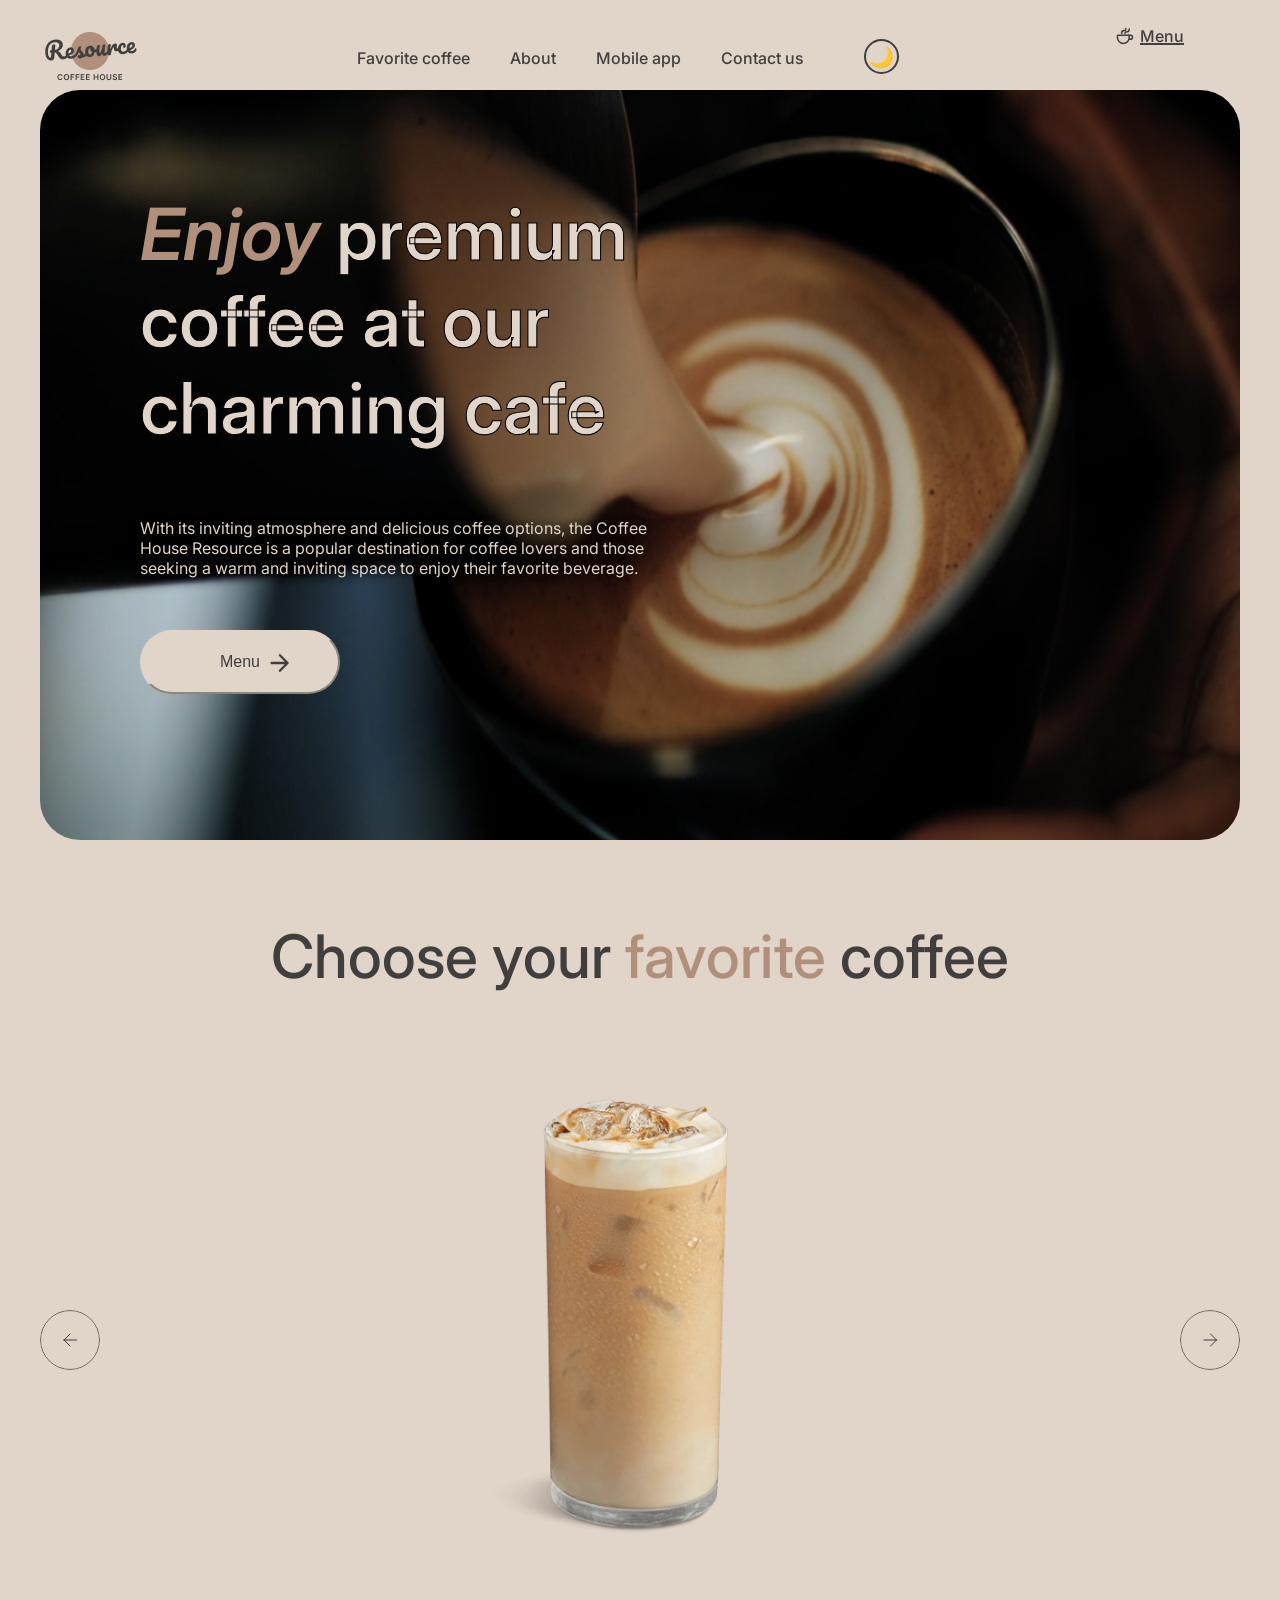
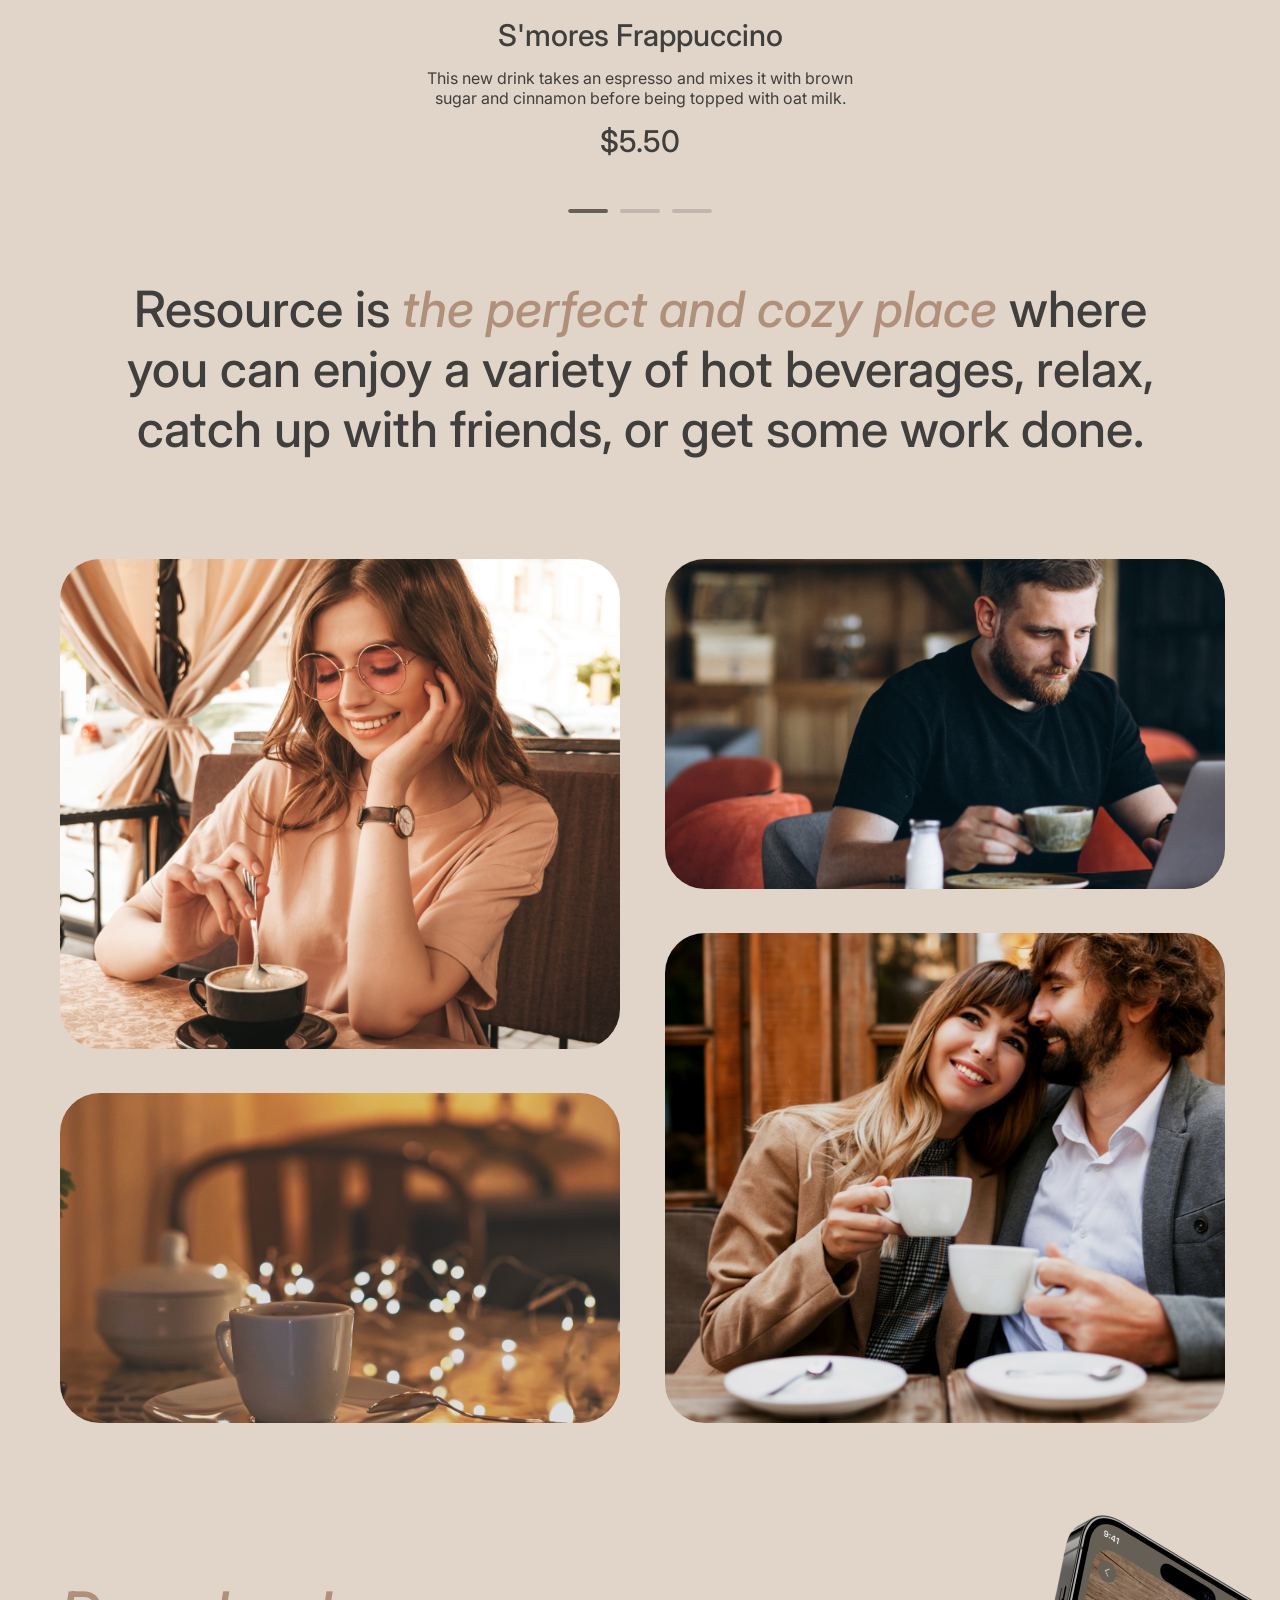
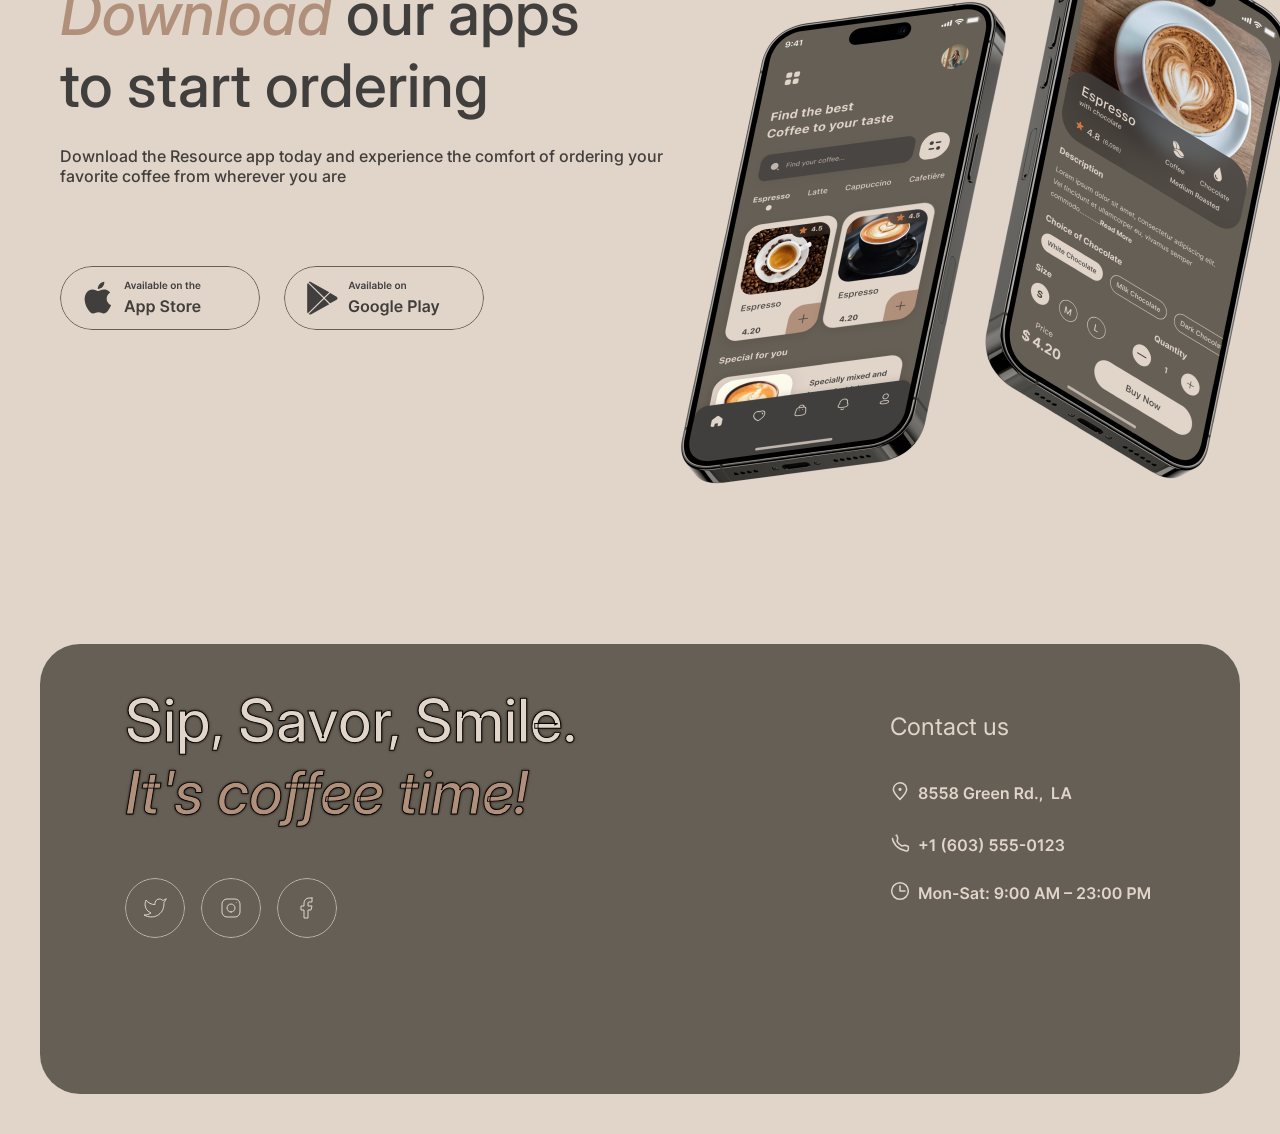
<file: index.html>
<!doctype html>
<html lang="en">
  <head>
    <meta charset="UTF-8" />
    <meta http-equiv="X-UA-Compatible" content="IE=edge" />
    <meta name="viewport" content="width=device-width, initial-scale=1.0" />
    <title>My coffee</title>
    <link rel="stylesheet" href="base.css" />
    <link
      href="https://fonts.googleapis.com/css2?family=Inter:wght@100..900&display=swap"
      rel="stylesheet"
    />
    <link rel="icon" href="favicon.ico" type="image/x-icon" />
  </head>
  <body>
    <header>
      <div>
        <a href="index.html"><img src="logo.png" alt="logo" /></a>
      </div>
      <div class="P-S">
        <p class="favorite-coffee">Favorite coffee</p>
        <p class="about">About</p>
        <p class="mobile-app">Mobile app</p>
        <p class="contact-us">Contact us</p>
        <button
          id="theme-toggle"
          class="theme-toggle-btn"
          aria-label="Переключить тему"
        >
          🌙
        </button>
      </div>
      <div class="menuButt">
        <a href="baseMenu.html"
          ><img src="button-icon-burger.svg" alt="menu"
        /></a>
      </div>
      <div class="menu-base">
        <img class="coffee-menu" src="coffee-cup.svg" alt="coffee-menu" />
        <p class="menu">
          <a href="coffee.html" style="color: #403f3d">Menu</a>
        </p>
      </div>
    </header>
    <main>
      <div class="container-coffee">
        <p class="coffee">
          <a class="Enjoy">Enjoy </a>
          <a class="pRem">premium coffee at our charming cafe</a>
        </p>
        <p class="about-coffee">
          With its inviting atmosphere and delicious coffee options, the Coffee
          <br />
          House Resource is a popular destination for coffee lovers and those
          <br />
          seeking a warm and inviting space to enjoy their favorite beverage.
        </p>
        <img class="photo1" src="cofeeNyuam.jpg" alt="Photo about coffee" />
        <div class="button">
          <button class="menuP">
            <img class="cofCup" src="coffee-cup.svg" alt="" />Menu
          </button>
          <img class="menuArr" src="Vector.svg" alt="arrowOfMenu" />
        </div>
      </div>
      <div class="container-choseCof">
        <div class="carousel">
          <div class="fav">
            <div class="rightArr">
              <button class="carousel-button" onclick="onNext()">
                <img src="button-icon-dark.svg" alt="arrRight" />
              </button>
            </div>
            <div class="leftArr">
              <button class="carousel-button" onclick="onPrev()">
                <img src="button-icon-dark-2.svg" alt="arrLeft" />
              </button>
            </div>
          </div>
          <p class="coffee-fav">
            Choose your <a class="fAv"> favorite </a> coffee
          </p>
          <ul class="slides">
            <li class="slide active">
              <img
                class="photo2-1"
                src="coffee-slider-1.svg"
                alt="Photo about coffee1"
              />
              <p class="frapC">S'mores Frappuccino</p>
              <p class="frapOptions">
                This new drink takes an espresso and mixes it with brown <br />
                sugar and cinnamon before being topped with oat milk.
              </p>
              <p class="cofDoll1">$5.50</p>
              <img class="contr3doot" src="controls.svg" alt="control" />
            </li>
            <li class="slide">
              <img
                class="photo2-2"
                src="coffee-slider-2.svg"
                alt="Photo about coffee12"
              />
              <p class="frapC-2">Caramel Macchiato</p>
              <p class="frapOptions-2">
                Fragrant and unique classic espresso with rich caramel-peanut
                <br />
                syrup, with cream under whipped thick foam.
              </p>
              <p class="cofDoll2">$5.50</p>
              <img class="contr3doot-2" src="controls (2).svg" alt="control" />
            </li>
            <li class="slide">
              <img
                class="photo2-3"
                src="coffee-slider-3.svg"
                alt="Photo about coffee3"
              />
              <p class="frapC-3">Ice coffee</p>
              <p class="frapOptions-3">
                A popular summer drink that tones and invigorates. Prepared
                <br />
                from coffee, milk and ice.
              </p>
              <p class="cofDoll3">$4.50</p>
              <img class="contr3doot-3" src="controls (3).svg" alt="control" />
            </li>
          </ul>
        </div>
      </div>
      <div class="container-photosResource">
        <div class="whaPhCof">
          <p>
            Resource is <a class="perfCof">the perfect and cozy place</a> where
            <br />
            you can enjoy a variety of hot beverages, relax, <br />
            catch up with friends, or get some work done.
          </p>
        </div>
      </div>
      <div class="mayPhoto">
        <div>
          <img class="women-watch" src="about-1.svg" alt="women-watch" />
          <img class="beatyCoffee" src="about-2.svg" alt="beatyCoffee" />
        </div>
        <div>
          <img class="menGo" src="about-3.svg" alt="menGo" />
          <img class="WoMen" src="about-4.svg" alt="WoMen" />
        </div>
      </div>
      <div class="apps-conteiner">
        <div>
          <p class="down1-app">
            <a class="download">Download </a>our apps <br />
            to start ordering
          </p>
          <p
            class="downTheResors"
            style="
              color: #403f3d;
              margin-top: 25px;
              font-size: 16px;
              font-family: inter;
              font-weight: 500;
            "
          >
            Download the Resource app today and experience the comfort of
            ordering your <br />
            favorite coffee from wherever you are
          </p>
        </div>
      </div>
      <div class="whereIsDownl">
        <img class="foot1" src="button-app-store.svg" alt="down-appStore" />
        <img class="foot2" src="button-google-play.svg" alt="down-googlePlay" />
      </div>
      <div class="mobile-scr">
        <img class="mobile-scr" src="mobile-screens.png" alt="not bad phones" />
      </div>
    </main>
    <footer>
      <div class="column-1">
        <div class="foot-text">
          <p style="color: #e1d4c9">
            Sip, Savor, Smile.
            <a style="color: #b0907a; font-style: italic"
              ><br />It's coffee time!</a
            >
          </p>
        </div>
        <div class="apps">
          <img class="twitter" src="button-icon-light.svg" alt="twitter" />
          <img
            class="instagram"
            src="button-icon-light (1).svg"
            alt="instagram"
          />
          <img
            class="facebook"
            src="button-icon-light (2).svg"
            alt="facebook"
          />
        </div>
      </div>
      <div class="column-2">
        <div>
          <p class="contactS" style="color: #e1d4c9">Contact us</p>
        </div>
        <div class="place">
          <img src="link-item.svg" alt="place" />
        </div>
        <div class="phoneNum">
          <img src="link.svg" alt="phone" />
        </div>
        <div class="time">
          <img src="link (1).svg" alt="time" />
        </div>
      </div>
    </footer>
    <script src="index.js" defer></script>
  </body>
</html>
</file>
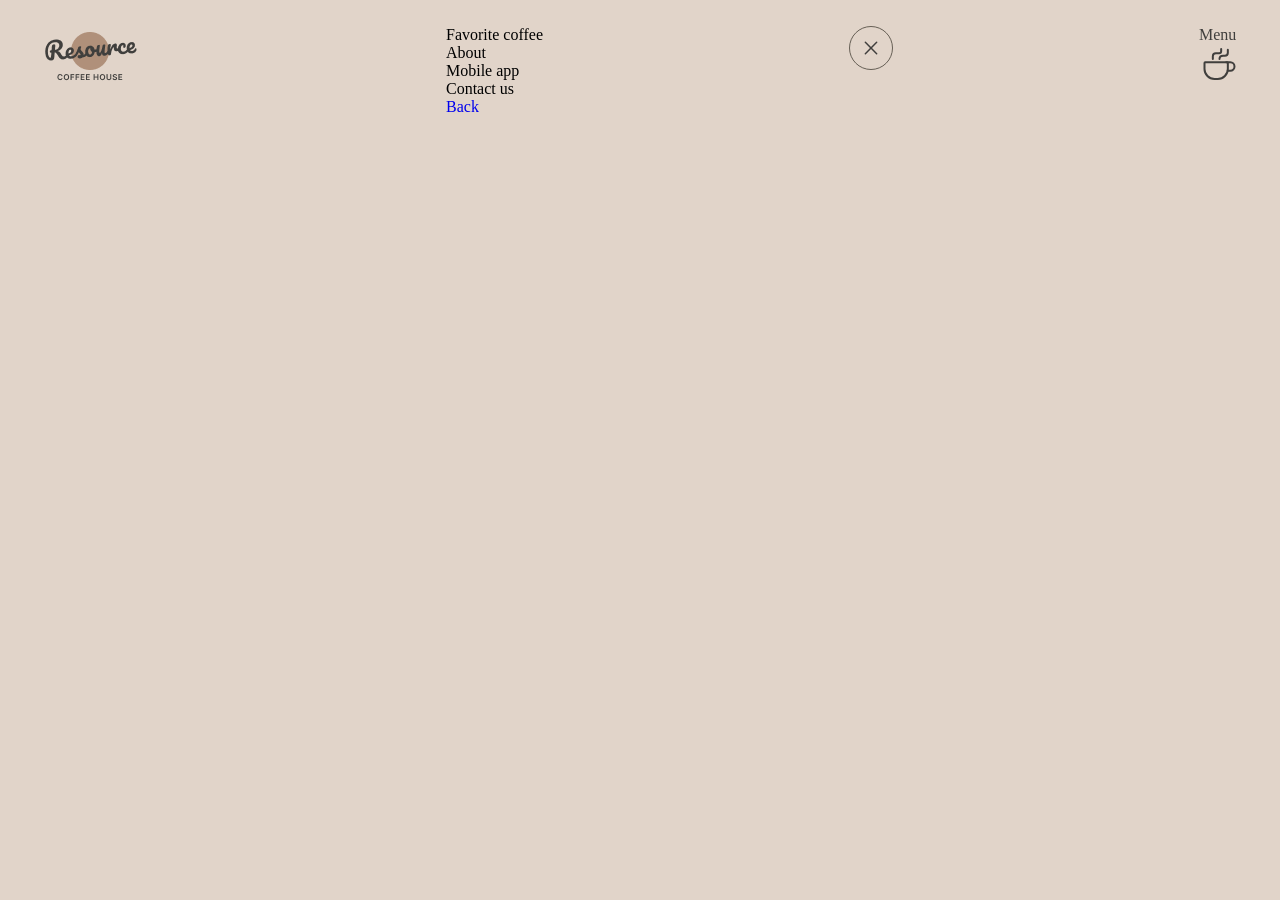
<file: baseMenu.html>
<!doctype html>
<html lang="en">
  <head>
    <meta charset="UTF-8" />
    <meta http-equiv="X-UA-Compatible" content="IE=edge" />
    <meta name="viewport" content="width=device-width, initial-scale=1.0" />
    <title>smallMenu</title>
    <link rel="stylesheet" href="base-1.css" />
  </head>
  <body>
    <header>
      <div>
        <a href="index.html"><img src="logo.png" alt="logo" /></a>
      </div>
      <div class="P-S">
        <p class="favorite-coffee">Favorite coffee</p>
        <p class="about">About</p>
        <p class="mobile-app">Mobile app</p>
        <p class="contact-us">Contact us</p>
        <a href="index.html"><p class="backK">Back</p></a>
      </div>
      <div class="menuButt">
        <a href="index.html"><img src="button-icon-burger (1).svg" alt="" /></a>
      </div>
      <div class="menu-base">
        <p class="menu">
          <a href="coffee.html" style="color: #403f3d">Menu</a>
        </p>
        <img class="coffee-menu" src="coffee-cup (1).svg" alt="coffee-menu" />
      </div>
    </header>
  </body>
</html>
</file>
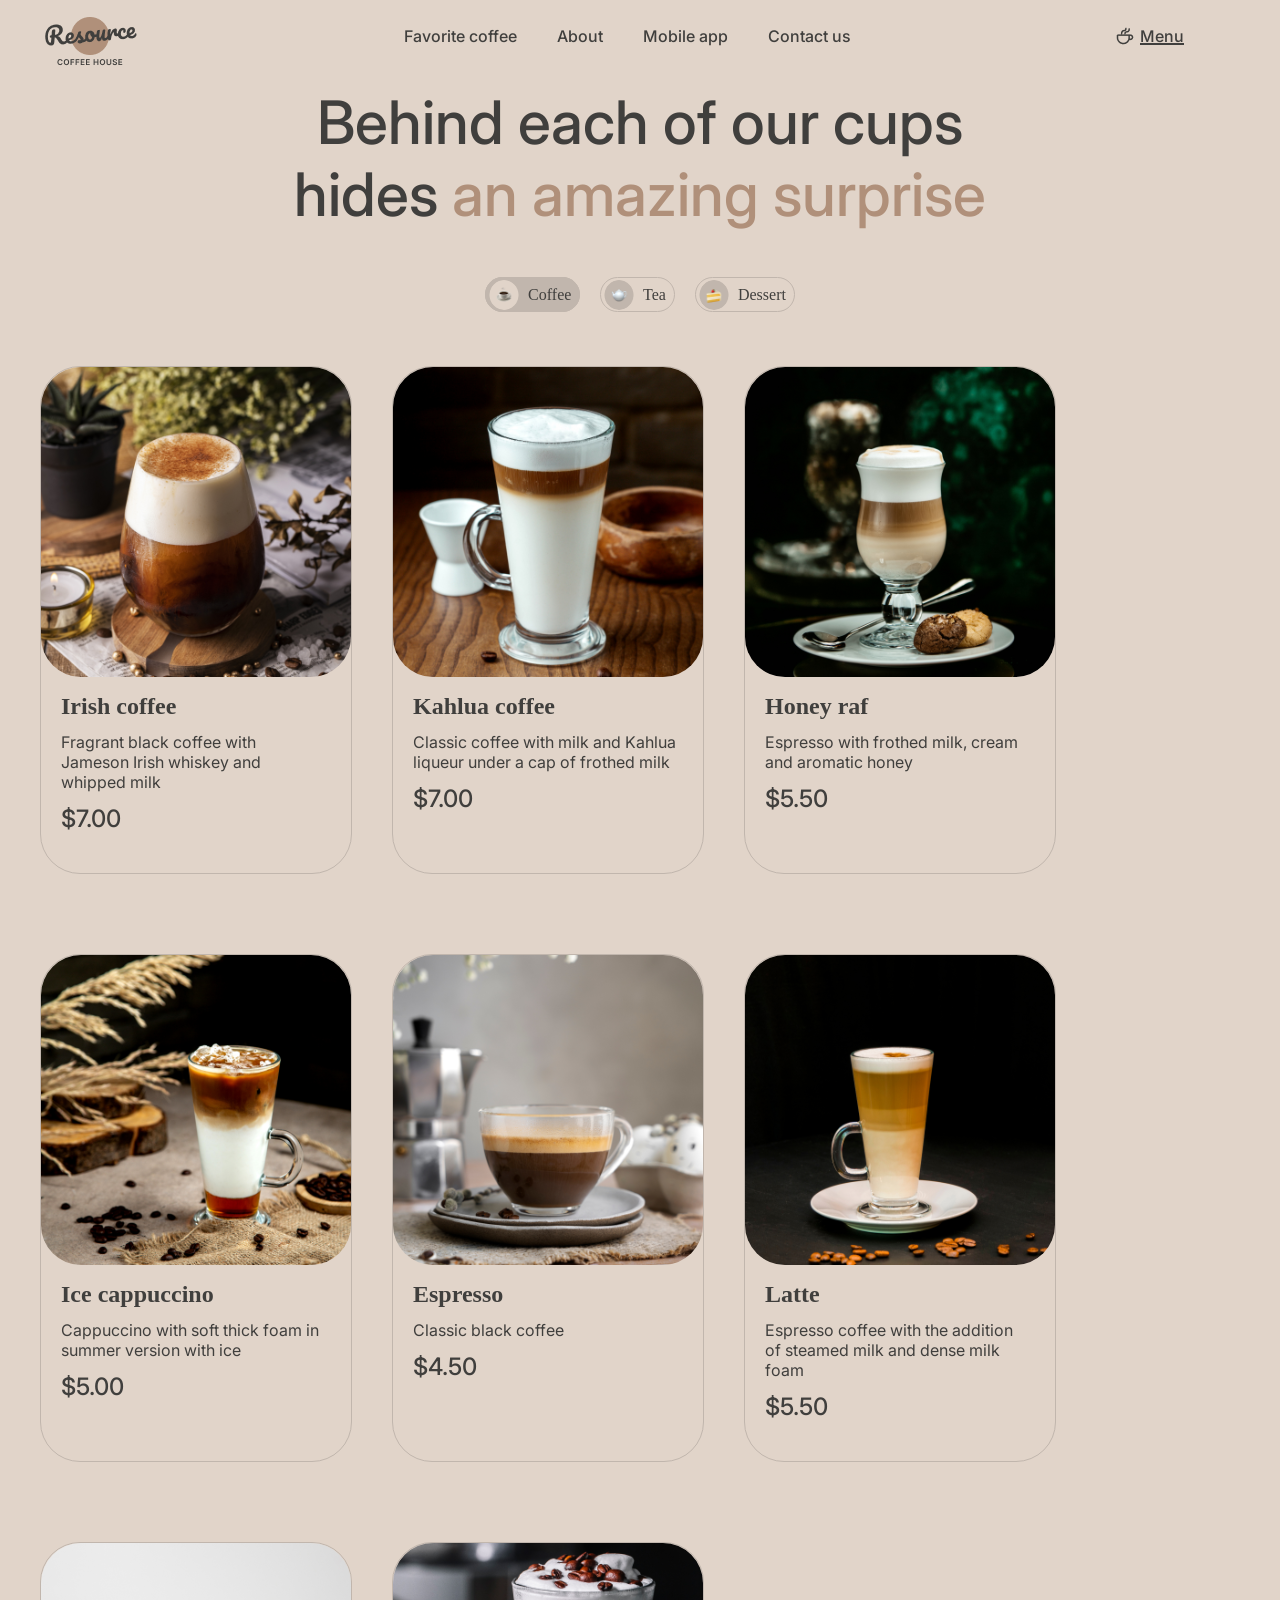
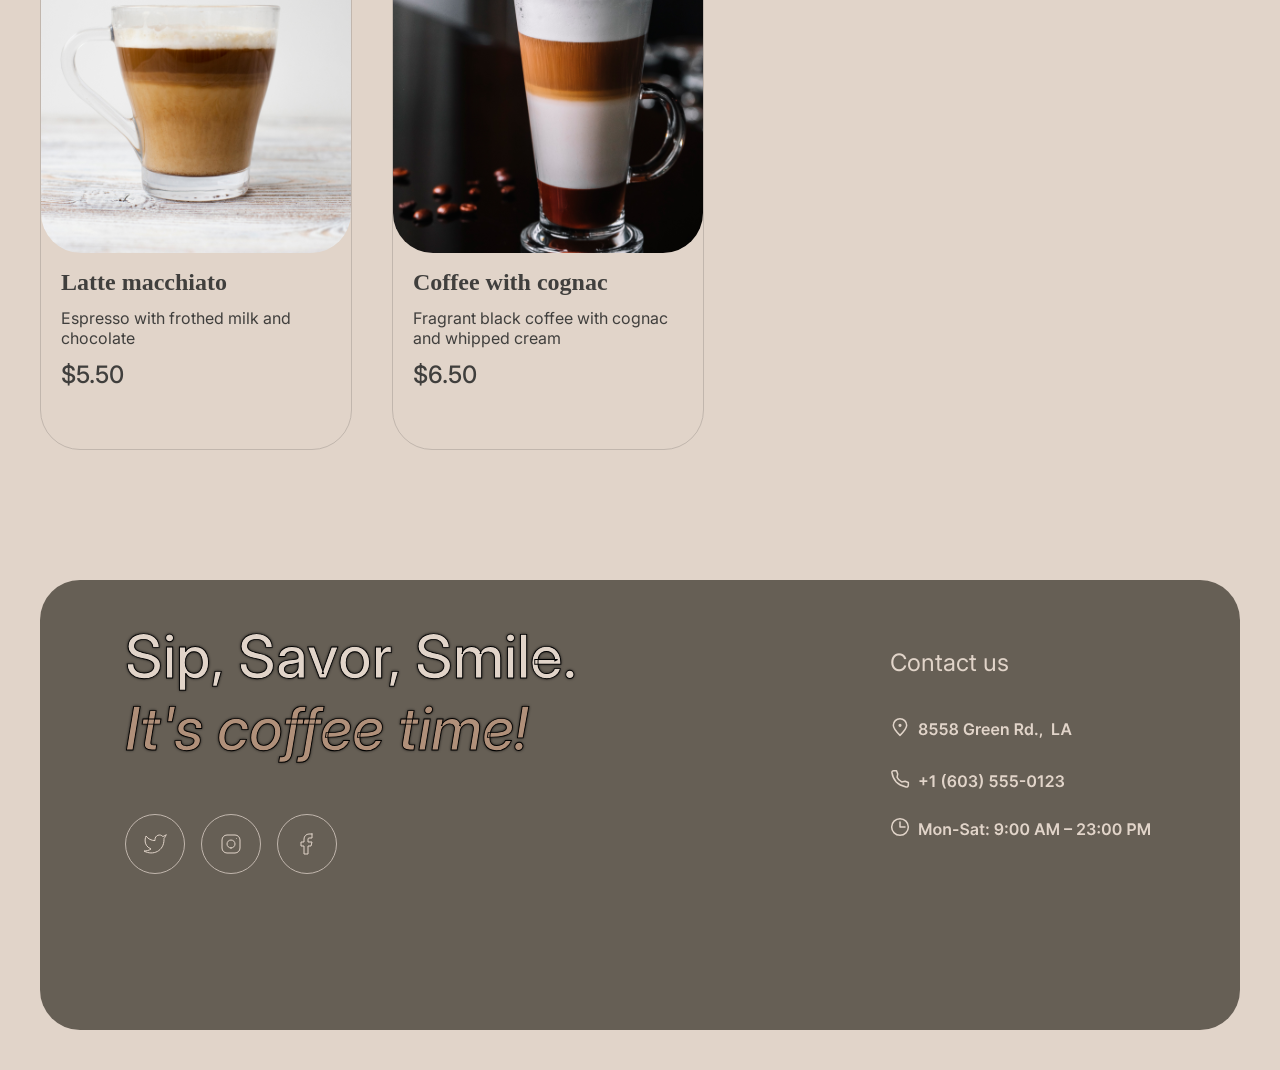
<file: coffee.html>
<!DOCTYPE html>
<html lang="en">
<head>
    <meta charset="UTF-8">
    <meta http-equiv="X-UA-Compatible" content="IE=edge">
    <meta name="viewport" content="width=device-width, initial-scale=1.0">
    <title>Coffee</title>
    <link rel="stylesheet" href="cofffee.css">
    <link rel="stylesheet" href="menu.css">
    <link rel="stylesheet" href="coffee.css">
    <link href="https://fonts.googleapis.com/css2?family=Inter:wght@100..900&display=swap" rel="stylesheet">
</head>
<body>
    <header>
        <div>
            <img class="logo" src="logo.png" alt="Me logo"/>
        </div>
        <div class="P-S">
            <p class="favorite-coffee">Favorite coffee</p>
            <p class="about">About</p>
            <p class="mobile-app">Mobile app</p>
            <p class="contact-us">Contact us</p>
        </div>
        <div class="menuButt">
            <a href="baseMenu.html"><img src="button-icon-burger.svg" alt=""></a>
        </div>
        <div class="menu-base">
            <img class="coffee-menu" src="coffee-cup.png" alt="coffee-menu">
            <p class="menu"><a href="index.html">Menu</a><Menu</p>
        </div>
    </header>
    <main>
       <div>
            <p class="behSup">Behind each of our cups 
            <br> hides <a class="behBeh">an amazing surprise</a></p>
        </div>
        <div class="blocks">
            <a class="cofBlock" href="coffee.html"><img class="iconTeaa" src="icon (1).png" alt=""> Coffee</a>
            <a class="teaBlock" href="tea.html"><img class="iconCoff" src="icon.png" alt=""> Tea</a>
            <a class="desBlock" href="desert.html"><img class="iconPanc" src="icon (2).png" alt=""> Dessert</a>
        </div>
        <div class="container-cof">
            <div class="pop_up" id="pop_up">
                <div class="pop_up_container">
                    <div class="pop_up_body" id="pop_up_body">
                        <div>
                            <img class="card-img-topS" src="coffee-1.svg" alt="">
                        </div>
                        <div>
                            <div>
                                <p class="card-titleS">Irish coffee</p>
                                <p class="card-textS">Fragrant black coffee with
                                Jameson Irish whiskey and
                                <br> whipped milk</p>
                            </div>
                            <div class="SizeZ">
                                <p class="sizee">Size</p>
                                <div class="blockS">
                                    <a class="sBlock"><img class="iconS" src="icon (5).svg" alt="">200ml</a>
                                    <a class="mBlock"><img class="iconM" src="icon (6).svg" alt="">300ml</a>
                                    <a class="lBlock"><img class="iconL" src="icon (7).svg" alt="">400ml</a>
                                </div>
                            </div>
                            <div class="AdditiveZ">
                                <p class="Additives">Additives</p>
                                <div class="blockZ">
                                    <a class="b1lock"><img class="icon1" src="icon (8).svg" alt="">Sugar</a>
                                    <a class="b2lock"><img class="icon2" src="icon (9).svg" alt="">Cinnamon</a>
                                    <a class="b3lock"><img class="icon3" src="icon (10).svg" alt="">Syrup</a>
                                </div>
                            </div>
                            <div class="totalise">
                                <p class="totall">Total:</p>
                                <p class="doll7S">$7.00</p>
                            </div>
                            <div class="divider"></div>
                            <div>
                                <img class="infoEmpt" src="info-empty.svg" alt="">
                                <p class="notFinTot">The cost is not final. Download our mobile app to see the final price and place your order. Earn loyalty points and enjoy your
                                <br> favorite coffee with up to 20% discount.</p>
                            </div>
                            <div class="butClos">
                                <button onclick="closePopUp();" class="clos" id="pop_up_close"><p class="closText">Close</p></button>
                            </div>
                        </div>
                        </div>
                    </div>
                </div>
            </div>
            <div class="cofEl">
                <div class="col">
                    <div class="card" onclick="openModalWindow('Irish coffee', `Fragrant black coffee with Jameson Irish whiskey and whipped milk`, `$7.00`, `coffee-1.svg`);">
                        <img src="coffee-1.svg" class="card-img-top" alt="Irish coffee">
                        <div class="card-body">
                            <p class="card-title">Irish coffee</p>
                            <p class="card-text">Fragrant black coffee with
                                <br> Jameson Irish whiskey and
                                <br> whipped milk</p>
                            <p class="doll7">$7.00</p>
                        </div>
                    </div>
                   </div>
                   <div class="col">
                    <div class="card" onclick="openModalWindow(`Kahlua coffee`, `Classic coffee with milk and Kahlua liqueur under a cap of frothed milk`, `$7.00`, `coffee-2.svg`);">
                        <img src="coffee-2.svg" class="card-img-top" alt="">
                        <div class="card-body">
                            <p class="card-title">Kahlua coffee</p>
                            <p class="card-text">Classic coffee with milk and Kahlua
                            <br> liqueur under a cap of frothed milk</p>
                            <p class="doll7">$7.00</p>
                        </div>
                        </div>
                   </div>
                   <div class="col">
                    <div class="card" onclick="openModalWindow('Honey raf', `Espresso with frothed milk, cream and aromatic honey`, `$5.50`, `coffee-3.svg`);">
                        <img src="coffee-3.svg" class="card-img-top" alt="">
                        <div class="card-body">
                            <p class="card-title">Honey raf</p>
                            <p class="card-text">Espresso with frothed milk, cream
                            <br> and aromatic honey</p>
                            <p class="doll7">$5.50</p>
                        </div>
                        </div>
                   </div>
                   <div class="col">
                    <div class="card" onclick="openModalWindow('Ice cappuccino', `Cappuccino with soft thick foam in summer version with ice`, `$5.00`, `coffee-4.svg`);">
                        <img src="coffee-4.svg" class="card-img-top" alt="">
                        <div class="card-body">
                            <p class="card-title">Ice cappuccino</p>
                            <p class="card-text">Cappuccino with soft thick foam in
                            <br> summer version with ice</p>
                            <p class="doll7">$5.00</p>
                        </div>
                        </div>
                   </div>
                   <div class="col">
                    <div class="card" onclick="openModalWindow('Espresso', `Classic black coffee`, `$5.00`, `coffee-5.svg`);">
                        <img src="coffee-5.svg" class="card-img-top" alt="">
                        <div class="card-body">
                            <p class="card-title">Espresso</p>
                            <p class="card-text">Classic black coffee</p>
                            <p class="doll7">$4.50</p>
                        </div>
                        </div>
                   </div>
                   <div class="col">
                    <div class="card" onclick="openModalWindow('Latte', `Espresso coffee with the addition of steamed milk and dense milk foam`, `$5.50`, `coffee-6.svg`);">
                        <img src="coffee-6.svg" class="card-img-top" alt="">
                        <div class="card-body">
                            <p class="card-title">Latte</p>
                            <p class="card-text">Espresso coffee with the addition
                            <br> of steamed milk and dense milk 
                            <br> foam</p>
                            <p class="doll7">$5.50</p>
                        </div>
                        </div>
                   </div>
                   <div class="col">
                    <div class="card" onclick="openModalWindow('Latte macchiato', `Espresso with frothed milk and chocolate`, `$5.50`, `coffee-7.svg`);">
                        <img src="coffee-7.svg" class="card-img-top" alt="">
                        <div class="card-body">
                            <p class="card-title">Latte macchiato</p>
                            <p class="card-text">Espresso with frothed milk and
                                <br> chocolate</p>
                            <p class="doll7">$5.50</p>
                        </div>
                        </div>
                   </div>
                   <div class="col">
                    <div class="card" onclick="openModalWindow('Coffee with cognac', `Fragrant black coffee with cognac and whipped cream`, `$6.50`, `coffee-8.svg`);">
                        <img src="coffee-8.svg" class="card-img-top" alt="">
                        <div class="card-body">
                            <p class="card-title">Coffee with cognac</p>
                            <p class="card-text">Fragrant black coffee with cognac
                            <br> and whipped cream</p>
                            <p class="doll7">$6.50</p>
                        </div>
                        </div>
                   </div>
            </div>
        </div>
    </main>
    <footer>
        <div class="column-1">
            <div class="foot-text">
                <p style="color: #E1D4C9;">Sip, Savor, Smile. 
                    <a style="color: #B0907A; font-style: italic"><br>It's coffee time!</a></p>
                </div>
                <div class="apps">
                <img class="twitter" src="button-icon-light.svg" alt="twitter">
                <img class="instagram" src="button-icon-light (1).svg" alt="instagram">
                <img class="facebook" src="button-icon-light (2).svg" alt="facebook">
            </div>
            </div>
        </div>
        <div class="column-2">
            <div>
                <p class="contactS" style="color: #E1D4C9;">Contact us</p>
            </div>
            <div class="place">
                <img src="link-item.svg" alt="">
            </div>
            <div class="phoneNum">
                <img src="link.svg" alt="">
            </div>
            <div class="time">
                 <img src="link (1).svg" alt="">
            </div>
        </div>
    </footer>
    <script src="mod_windowS.js"></script>
</body>
</html>
</file>
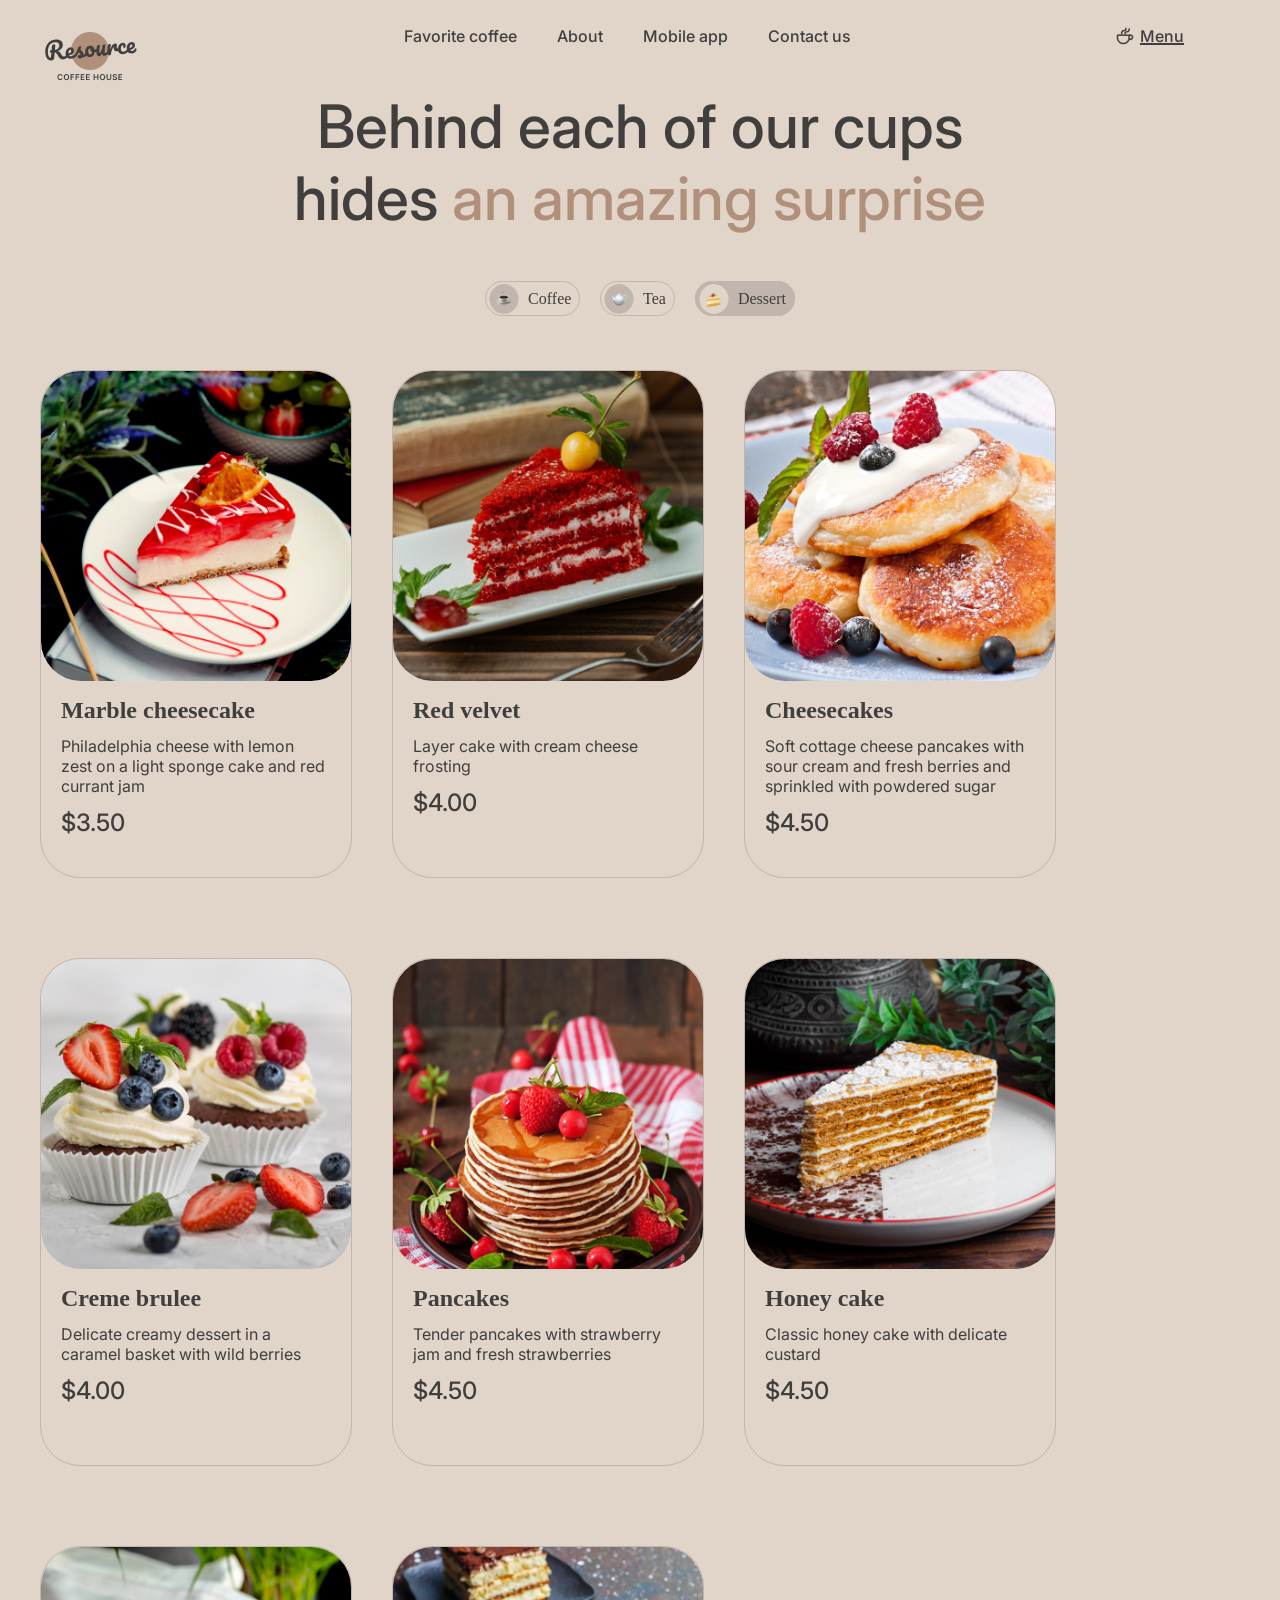
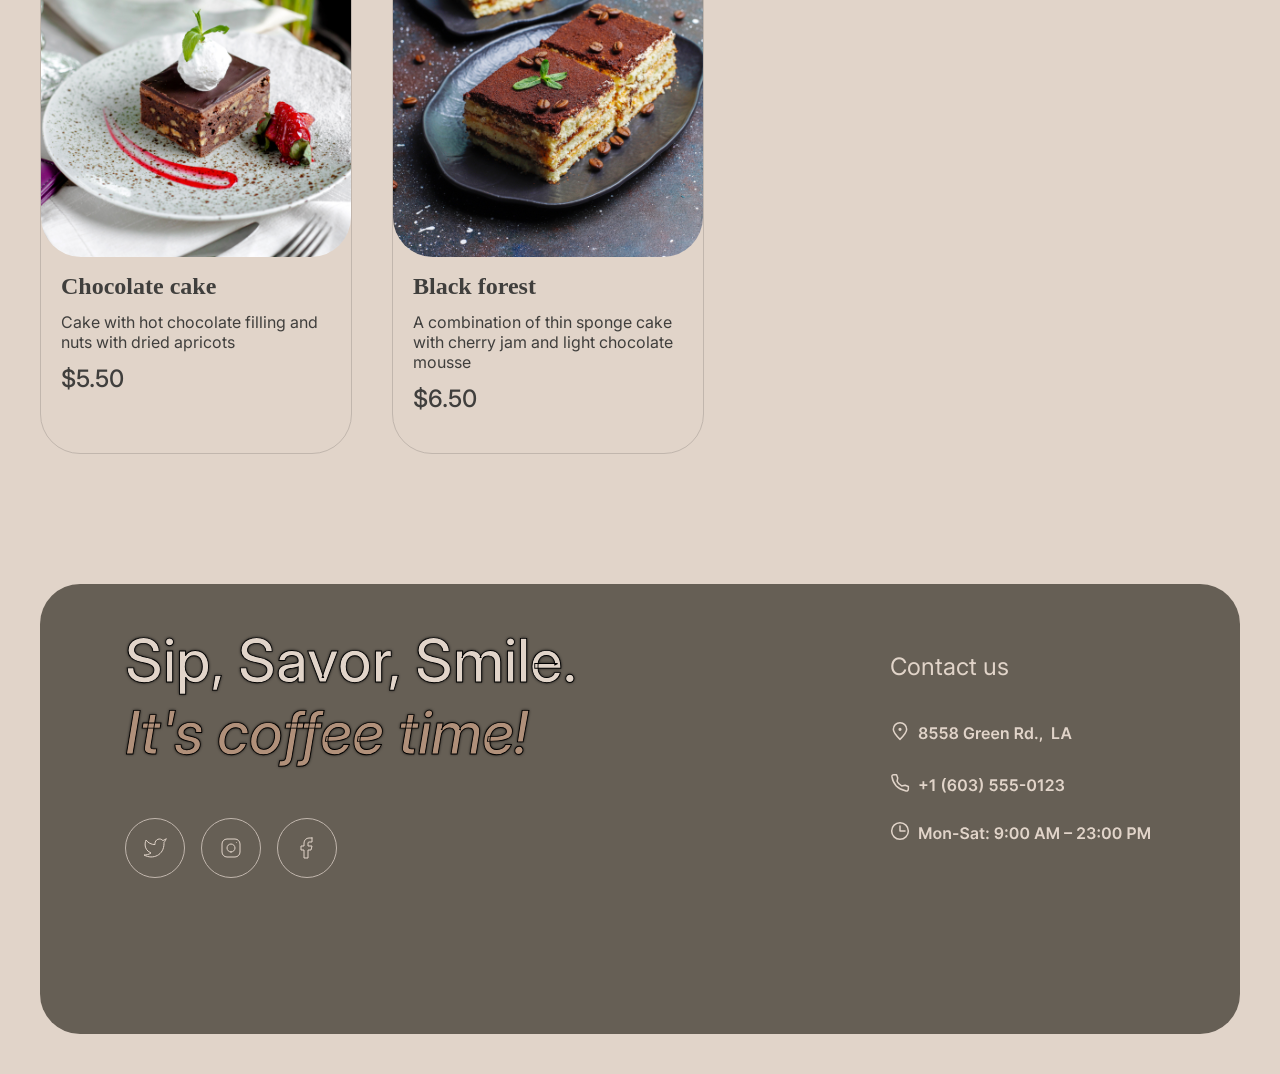
<file: desert.html>
<!doctype html>
<html lang="en">
  <head>
    <meta charset="UTF-8" />
    <meta http-equiv="X-UA-Compatible" content="IE=edge" />
    <meta name="viewport" content="width=device-width, initial-scale=1.0" />
    <title>Desserts</title>
    <link rel="stylesheet" href="dessertt.css" />
    <link rel="stylesheet" href="menu.css" />
    <link rel="stylesheet" href="deserts.css" />
    <link
      href="https://fonts.googleapis.com/css2?family=Inter:wght@100..900&display=swap"
      rel="stylesheet"
    />
  </head>
  <body>
    <header>
      <div>
        <a href="index.html"><img src="logo.png" alt="logo" /></a>
      </div>
      <div class="P-S">
        <p class="favorite-coffee">Favorite coffee</p>
        <p class="about">About</p>
        <p class="mobile-app">Mobile app</p>
        <p class="contact-us">Contact us</p>
      </div>
      <div class="menuButt">
        <a href="baseMenu.html"><img src="button-icon-burger.svg" alt="" /></a>
      </div>
      <div class="menu-base">
        <img class="coffee-menu" src="coffee-cup.png" alt="coffee-menu" />
        <p class="menu"><a href="index.html">Menu</a></p>
      </div>
    </header>

    <main>
      <div>
        <p class="behSup">
          Behind each of our cups <br />
          hides <a class="behBeh">an amazing surprise</a>
        </p>
      </div>
      <div class="blocks">
        <div>
          <a class="cofBlock" href="coffee.html"
            ><img class="iconCoff" src="icon (5).png" alt="" /> Coffee</a
          >
          <a class="teaBlock" href="tea.html"
            ><img class="iconTeaa" src="icon (6).png" alt="" /> Tea</a
          >
          <a class="desBlock" href="desert.html"
            ><img class="iconPanc" src="icon (7).png" alt="" /> Dessert</a
          >
        </div>
      </div>

      <div class="container-cof">
        <!-- МОДАЛЬНОЕ ОКНО (Как на скриншоте) -->
        <div class="pop_up" id="pop_up">
          <div class="pop_up_container">
            <div class="pop_up_body" id="pop_up_body">
              <div>
                <img class="card-img-topS" src="dessert-1.svg" alt="" />
              </div>
              <div>
                <p class="card-titleS">Marble cheesecake</p>
                <p class="card-textS">
                  Philadelphia cheese with lemon zest on a light sponge cake and
                  red currant jam
                </p>

                <div class="SizeZ">
                  <p class="sizee">Size</p>
                  <div class="blockS">
                    <a class="sBlock">S <span>50 g</span></a>
                    <a class="mBlock">M <span>100 g</span></a>
                    <a class="lBlock">L <span>200 g</span></a>
                  </div>
                </div>

                <div class="AdditiveZ">
                  <p class="Additives">Additives</p>
                  <div class="blockZ">
                    <a class="b1lock"><span>1</span> Berries</a>
                    <a class="b2lock"><span>2</span> Nuts</a>
                    <a class="b3lock"><span>3</span> Jam</a>
                  </div>
                </div>

                <div class="totalise">
                  <p class="totall">Total:</p>
                  <p class="doll7S">$3.50</p>
                </div>

                <div class="divider"></div>

                <div class="notFinTot">
                  <img class="infoEmpt" src="info-empty.svg" alt="" />
                  <p>
                    The total price depends on the selected size and
                    additives.<br />
                    After adding the item, you can review it in My order.
                  </p>
                </div>

                <div class="butClos">
                  <button onclick="closePopUp()" class="clos" id="pop_up_close">
                    Close
                  </button>
                </div>
              </div>
            </div>
          </div>
        </div>

        <!-- СЕТКА КАРТОЧЕК С ONCLICK -->
        <div class="cofEl">
          <div class="col">
            <div
              class="card"
              onclick="
                openModalWindow(
                  'Marble cheesecake',
                  'Philadelphia cheese with lemon zest on a light sponge cake and red currant jam',
                  '$3.50',
                  'dessert-1.svg',
                )
              "
            >
              <img src="dessert-1.svg" class="card-img-top" alt="" />
              <div class="card-body">
                <p class="card-title">Marble cheesecake</p>
                <p class="card-text">
                  Philadelphia cheese with lemon<br />
                  zest on a light sponge cake and red<br />
                  currant jam
                </p>
                <p class="doll7">$3.50</p>
              </div>
            </div>
          </div>

          <div class="col">
            <div
              class="card"
              onclick="
                openModalWindow(
                  'Red velvet',
                  'Layer cake with cream cheese frosting',
                  '$4.00',
                  'dessert-2.svg',
                )
              "
            >
              <img src="dessert-2.svg" class="card-img-top" alt="" />
              <div class="card-body">
                <p class="card-title">Red velvet</p>
                <p class="card-text">
                  Layer cake with cream cheese<br />
                  frosting
                </p>
                <p class="doll7">$4.00</p>
              </div>
            </div>
          </div>

          <div class="col">
            <div
              class="card"
              onclick="
                openModalWindow(
                  'Cheesecakes',
                  'Soft cottage cheese pancakes with sour cream and fresh berries and sprinkled with powdered sugar',
                  '$4.50',
                  'dessert-3.svg',
                )
              "
            >
              <img src="dessert-3.svg" class="card-img-top" alt="" />
              <div class="card-body">
                <p class="card-title">Cheesecakes</p>
                <p class="card-text">
                  Soft cottage cheese pancakes with<br />
                  sour cream and fresh berries and<br />
                  sprinkled with powdered sugar
                </p>
                <p class="doll7">$4.50</p>
              </div>
            </div>
          </div>

          <div class="col">
            <div
              class="card"
              onclick="
                openModalWindow(
                  'Creme brulee',
                  'Delicate creamy dessert in a caramel basket with wild berries',
                  '$4.00',
                  'dessert-4.svg',
                )
              "
            >
              <img src="dessert-4.svg" class="card-img-top" alt="" />
              <div class="card-body">
                <p class="card-title">Creme brulee</p>
                <p class="card-text">
                  Delicate creamy dessert in a<br />
                  caramel basket with wild berries
                </p>
                <p class="doll7">$4.00</p>
              </div>
            </div>
          </div>

          <div class="col">
            <div
              class="card"
              onclick="
                openModalWindow(
                  'Pancakes',
                  'Tender pancakes with strawberry jam and fresh strawberries',
                  '$4.50',
                  'dessert-5.svg',
                )
              "
            >
              <img src="dessert-5.svg" class="card-img-top" alt="" />
              <div class="card-body">
                <p class="card-title">Pancakes</p>
                <p class="card-text">
                  Tender pancakes with strawberry<br />
                  jam and fresh strawberries
                </p>
                <p class="doll7">$4.50</p>
              </div>
            </div>
          </div>

          <div class="col">
            <div
              class="card"
              onclick="
                openModalWindow(
                  'Honey cake',
                  'Classic honey cake with delicate custard',
                  '$4.50',
                  'dessert-6.svg',
                )
              "
            >
              <img src="dessert-6.svg" class="card-img-top" alt="" />
              <div class="card-body">
                <p class="card-title">Honey cake</p>
                <p class="card-text">
                  Classic honey cake with delicate<br />
                  custard
                </p>
                <p class="doll7">$4.50</p>
              </div>
            </div>
          </div>

          <div class="col">
            <div
              class="card"
              onclick="
                openModalWindow(
                  'Chocolate cake',
                  'Cake with hot chocolate filling and nuts with dried apricots',
                  '$5.50',
                  'dessert-7.svg',
                )
              "
            >
              <img src="dessert-7.svg" class="card-img-top" alt="" />
              <div class="card-body">
                <p class="card-title">Chocolate cake</p>
                <p class="card-text">
                  Cake with hot chocolate filling and<br />
                  nuts with dried apricots
                </p>
                <p class="doll7">$5.50</p>
              </div>
            </div>
          </div>

          <div class="col">
            <div
              class="card"
              onclick="
                openModalWindow(
                  'Black forest',
                  'A combination of thin sponge cake with cherry jam and light chocolate mousse',
                  '$6.50',
                  'dessert-8.svg',
                )
              "
            >
              <img src="dessert-8.svg" class="card-img-top" alt="" />
              <div class="card-body">
                <p class="card-title">Black forest</p>
                <p class="card-text">
                  A combination of thin sponge cake<br />
                  with cherry jam and light chocolate<br />
                  mousse
                </p>
                <p class="doll7">$6.50</p>
              </div>
            </div>
          </div>
        </div>
      </div>
    </main>

    <footer>
      <div class="column-1">
        <div class="foot-text">
          <p style="color: #e1d4c9">
            Sip, Savor, Smile.
            <a style="color: #b0907a; font-style: italic"
              ><br />It's coffee time!</a
            >
          </p>
        </div>
        <div class="apps">
          <img class="twitter" src="button-icon-light.svg" alt="twitter" />
          <img
            class="instagram"
            src="button-icon-light (1).svg"
            alt="instagram"
          />
          <img
            class="facebook"
            src="button-icon-light (2).svg"
            alt="facebook"
          />
        </div>
      </div>
      <div class="column-2">
        <div>
          <p class="contactS" style="color: #e1d4c9">Contact us</p>
        </div>
        <div class="place">
          <img src="link-item.svg" alt="" />
        </div>
        <div class="phoneNum">
          <img src="link.svg" alt="" />
        </div>
        <div class="time">
          <img src="link (1).svg" alt="" />
        </div>
      </div>
    </footer>

    <script src="mod_windowS.js"></script>
  </body>
</html>
</file>
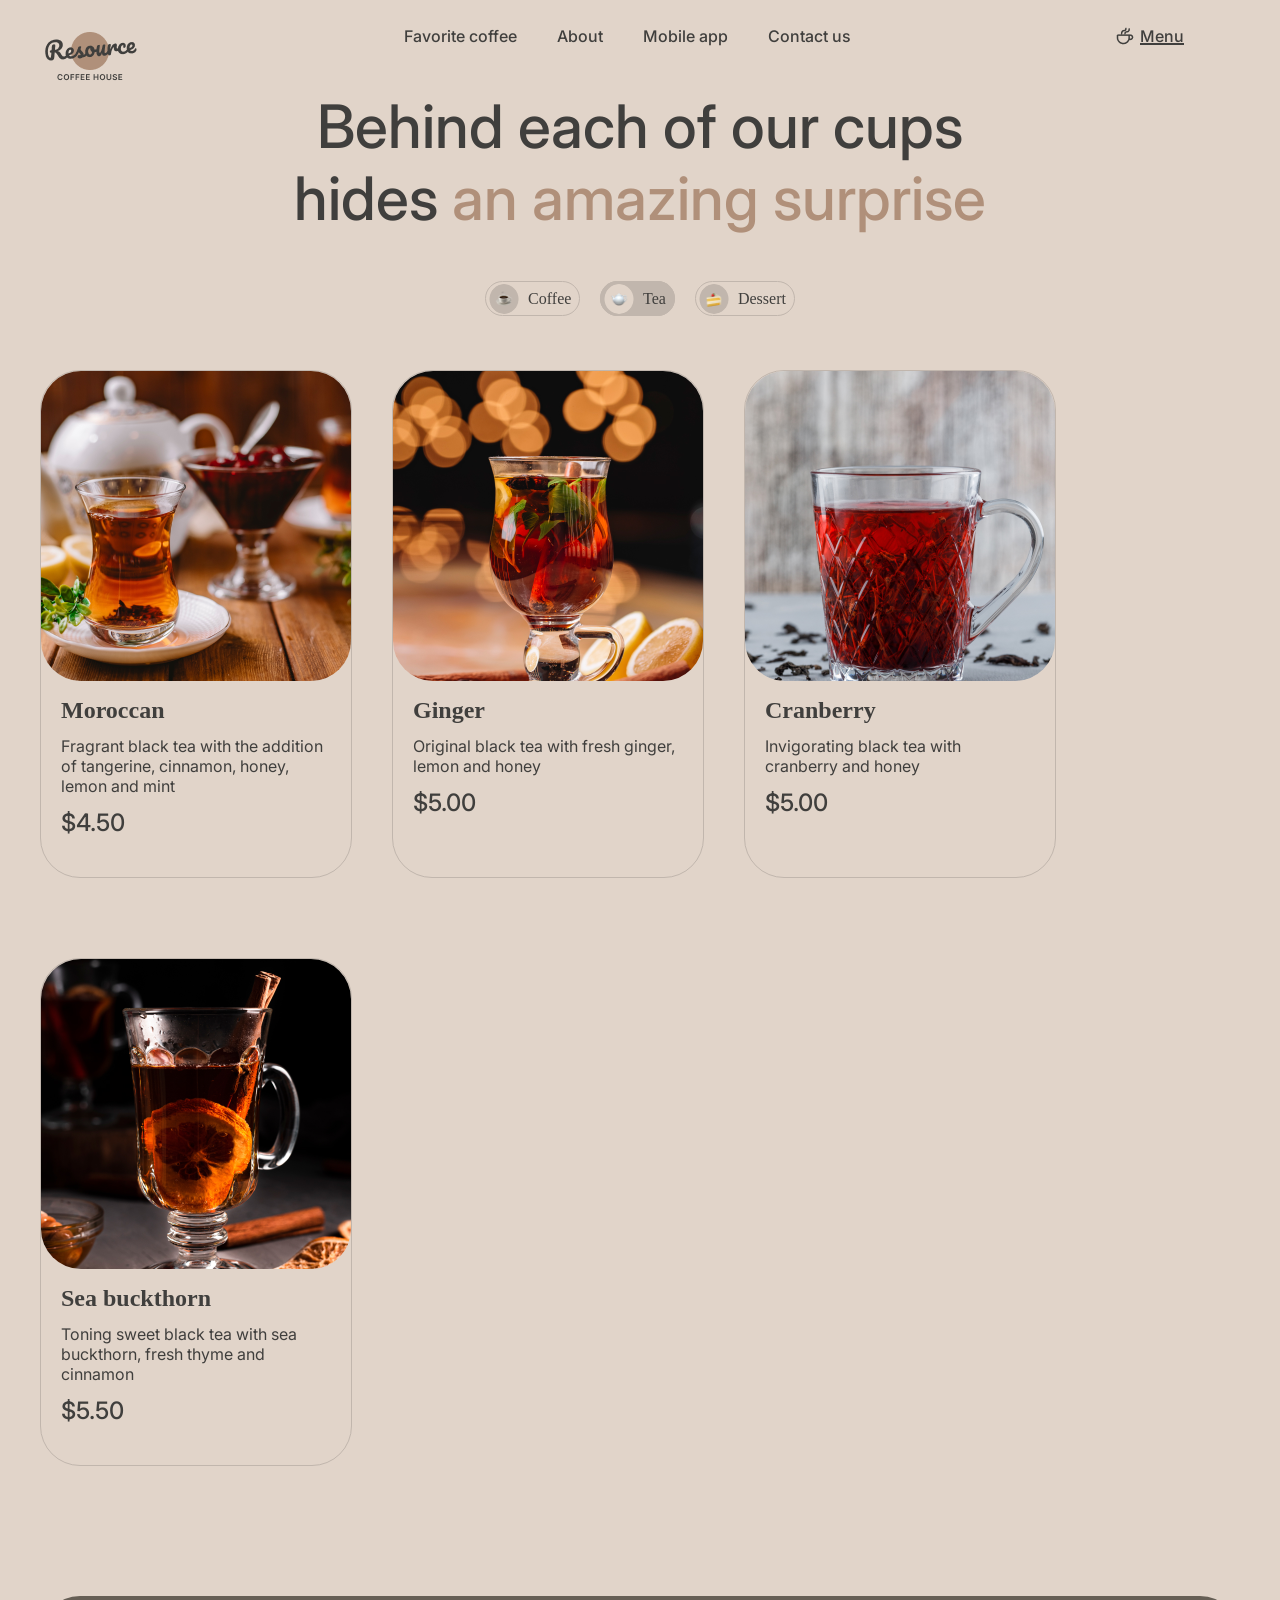
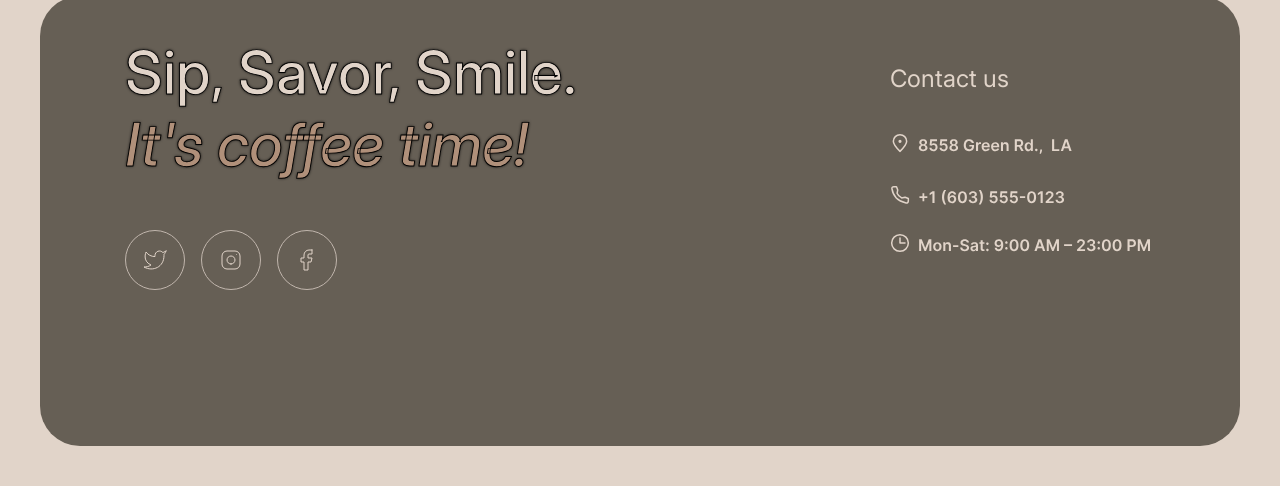
<file: tea.html>
<!doctype html>
<html lang="en">
  <head>
    <meta charset="UTF-8" />
    <meta http-equiv="X-UA-Compatible" content="IE=edge" />
    <meta name="viewport" content="width=device-width, initial-scale=1.0" />
    <title>Tea</title>
    <link rel="stylesheet" href="teaa.css" />
    <link rel="stylesheet" href="menu.css" />
    <link rel="stylesheet" href="tea.css" />
    <link
      href="https://fonts.googleapis.com/css2?family=Inter:wght@100..900&display=swap"
      rel="stylesheet"
    />
  </head>
  <body>
    <header>
      <div>
        <a href="index.html"><img src="logo.png" alt="logo" /></a>
      </div>
      <div class="P-S">
        <p class="favorite-coffee">Favorite coffee</p>
        <p class="about">About</p>
        <p class="mobile-app">Mobile app</p>
        <p class="contact-us">Contact us</p>
      </div>
      <div class="menuButt">
        <a href="baseMenu.html"><img src="button-icon-burger.svg" alt="" /></a>
      </div>
      <div class="menu-base">
        <img class="coffee-menu" src="coffee-cup.png" alt="coffee-menu" />
        <p class="menu"><a href="index.html">Menu</a></p>
      </div>
    </header>

    <main>
      <div>
        <p class="behSup">
          Behind each of our cups <br />
          hides <a class="behBeh">an amazing surprise</a>
        </p>
      </div>
      <div class="blocks">
        <a class="cofBlock" href="coffee.html"
          ><img class="iconCoff" src="icon (4).png" alt="" /> Coffee</a
        >
        <a class="teaBlock" href="tea.html"
          ><img class="iconTeaa" src="icon (3).png" alt="" /> Tea</a
        >
        <a class="desBlock" href="desert.html"
          ><img class="iconPanc" src="icon (2).png" alt="" /> Dessert</a
        >
      </div>

      <div class="container-cof">
        <!-- 1. МОДАЛЬНОЕ ОКНО (Отдельно, НЕ внутри карточек!) -->
        <div class="pop_up" id="pop_up">
          <div class="pop_up_container">
            <div class="pop_up_body" id="pop_up_body">
              <div>
                <img class="card-img-topS" src="tea-1.svg" alt="" />
              </div>
              <div>
                <div>
                  <p class="card-titleS">Moroccan</p>
                  <p class="card-textS">
                    Fragrant black tea with the addition of tangerine, cinnamon,
                    honey, lemon and mint
                  </p>
                </div>
                <div class="SizeZ">
                  <p class="sizee">Size</p>
                  <div class="blockS">
                    <a class="sBlock"
                      ><img class="iconS" src="icon (5).svg" alt="" />200ml</a
                    >
                    <a class="mBlock"
                      ><img class="iconM" src="icon (6).svg" alt="" />300ml</a
                    >
                    <a class="lBlock"
                      ><img class="iconL" src="icon (7).svg" alt="" />400ml</a
                    >
                  </div>
                </div>
                <div class="AdditiveZ">
                  <p class="Additives">Additives</p>
                  <div class="blockZ">
                    <a class="b1lock"
                      ><img class="icon1" src="icon (8).svg" alt="" />Sugar</a
                    >
                    <a class="b2lock"
                      ><img
                        class="icon2"
                        src="icon (9).svg"
                        alt=""
                      />Cinnamon</a
                    >
                    <a class="b3lock"
                      ><img class="icon3" src="icon (10).svg" alt="" />Syrup</a
                    >
                  </div>
                </div>
                <div class="totalise">
                  <p class="totall">Total:</p>
                  <p class="doll7S">$4.50</p>
                </div>
                <div class="divider"></div>
                <div>
                  <img class="infoEmpt" src="info-empty.svg" alt="" />
                  <p class="notFinTot">
                    The cost is not final. Download our mobile app to see the
                    final price and place your order.
                  </p>
                </div>
                <div class="butClos">
                  <button onclick="closePopUp()" class="clos" id="pop_up_close">
                    Close
                  </button>
                </div>
              </div>
            </div>
          </div>
        </div>

        <!-- 2. СЕТКА С КАРТОЧКАМИ (Отдельно, с ПРАВИЛЬНЫМИ данными в onclick) -->
        <div class="cofEl">
          <div class="col">
            <div
              class="card"
              onclick="
                openModalWindow(
                  'Moroccan',
                  'Fragrant black tea with the addition of tangerine, cinnamon, honey, lemon and mint',
                  '$4.50',
                  'tea-1.svg',
                )
              "
            >
              <img src="tea-1.svg" class="card-img-top" alt="" />
              <div class="card-body">
                <p class="card-title">Moroccan</p>
                <p class="card-text">
                  Fragrant black tea with the addition<br />
                  of tangerine, cinnamon, honey,<br />
                  lemon and mint
                </p>
                <p class="doll7">$4.50</p>
              </div>
            </div>
          </div>
          <div class="col">
            <div
              class="card"
              onclick="
                openModalWindow(
                  'Ginger',
                  'Original black tea with fresh ginger, lemon and honey',
                  '$5.00',
                  'tea-2.svg',
                )
              "
            >
              <img src="tea-2.svg" class="card-img-top" alt="" />
              <div class="card-body">
                <p class="card-title">Ginger</p>
                <p class="card-text">
                  Original black tea with fresh ginger,<br />
                  lemon and honey
                </p>
                <p class="doll7">$5.00</p>
              </div>
            </div>
          </div>
          <div class="col">
            <div
              class="card"
              onclick="
                openModalWindow(
                  'Cranberry',
                  'Invigorating black tea with cranberry and honey',
                  '$5.00',
                  'tea-3.svg',
                )
              "
            >
              <img src="tea-3.svg" class="card-img-top" alt="" />
              <div class="card-body">
                <p class="card-title">Cranberry</p>
                <p class="card-text">
                  Invigorating black tea with<br />
                  cranberry and honey
                </p>
                <p class="doll7">$5.00</p>
              </div>
            </div>
          </div>
          <div class="col">
            <div
              class="card"
              onclick="
                openModalWindow(
                  'Sea buckthorn',
                  'Toning sweet black tea with sea buckthorn, fresh thyme and cinnamon',
                  '$5.50',
                  'tea-4.svg',
                )
              "
            >
              <img src="tea-4.svg" class="card-img-top" alt="" />
              <div class="card-body">
                <p class="card-title">Sea buckthorn</p>
                <p class="card-text">
                  Toning sweet black tea with sea<br />
                  buckthorn, fresh thyme and<br />
                  cinnamon
                </p>
                <p class="doll7">$5.50</p>
              </div>
            </div>
          </div>
        </div>
      </div>
    </main>

    <footer>
      <div class="column-1">
        <div class="foot-text">
          <p style="color: #e1d4c9">
            Sip, Savor, Smile.
            <a style="color: #b0907a; font-style: italic"
              ><br />It's coffee time!</a
            >
          </p>
        </div>
        <div class="apps">
          <img class="twitter" src="button-icon-light.svg" alt="twitter" />
          <img
            class="instagram"
            src="button-icon-light (1).svg"
            alt="instagram"
          />
          <img
            class="facebook"
            src="button-icon-light (2).svg"
            alt="facebook"
          />
        </div>
      </div>
      <div class="column-2">
        <div>
          <p class="contactS" style="color: #e1d4c9">Contact us</p>
        </div>
        <div class="place">
          <img src="link-item.svg" alt="" />
        </div>
        <div class="phoneNum">
          <img src="link.svg" alt="" />
        </div>
        <div class="time">
          <img src="link (1).svg" alt="" />
        </div>
      </div>
    </footer>

    <script src="mod_windowS.js"></script>
  </body>
</html>
</file>
<file: base.css>
* {
  margin: 0;
  padding: 0;
  text-decoration: none;
}
body {
  background-color: #e1d4c9;
  padding-right: 40px;
  padding-top: 6px;
  padding-left: 40px;
  transition:
    background-color 0.3s ease,
    color 0.3s ease;
}
header {
  margin-top: 20px;
  width: 100%;
  display: flex;
  justify-content: space-between;
}
.logo {
  margin-top: -15px;
  width: 100px;
  height: 60px;
}
.menuButt {
  display: none;
}
.photo1 {
  position: absolute;
  width: 100%;
  height: 750px;
  border-radius: 40px;
  top: 0;
  left: 0;
}
.container-coffee {
  position: relative;
  width: 100%;
  height: 180px;
}
.coffee {
  font-family: inter;
  font-weight: 600;
  padding: 100px;
  z-index: 10;
  position: relative;
  font-size: 72px;
  border: 1px;
  width: 530px;
  height: 228px;
}
.pRem {
  color: #e1d4c9;
  -webkit-text-stroke: 1px #000;
  text-shadow: 0px 0px 1px #000;
}
.Enjoy {
  font-style: italic;
  color: #b0907a;
}
.about-coffee {
  font-family: inter;
  font-weight: 400;
  font-size: 16px;
  padding-left: 100px;
  padding-top: 0px;
  z-index: 10;
  position: relative;
  color: #e1d4c9;
  width: 530px;
  height: 72px;
  text-shadow: 0px 0px 10px #000;
  text-stroke: 10px #000;
}
.menuP {
  font-size: 16px;
  text-align: center;
  z-index: 10;
  position: relative;
  color: #403f3d;
  background-color: #e1d4c9;
}
button {
  width: 200px;
  height: 64px;
  margin-left: 100px;
  margin-top: 40px;
  border-color: #e1d4c9;
  border-radius: 100px;
  gap: 8px;
}
.butt {
  position: absolute;
}
.cofCup {
  display: none;
}
.menuArr {
  position: relative;
  display: flex;
  z-index: 10;
  width: 20px;
  height: 20px;
  top: -41px;
  left: 230px;
}
.menu-base {
  display: flex;
  gap: 5px;
  color: #403f3d;
}
.menu {
  text-decoration: underline 2px;
  font-family: inter;
  font-weight: 500;
  width: 100px;
  height: 60px;
}
.coffee-menu {
  width: 20px;
  height: 20px;
}
.P-S {
  font-family: inter;
  font-weight: 500;
  display: flex;
  gap: 40px;
  color: #403f3d;
  align-items: center;
}
.container-choseCof {
  padding-top: 650px;
  height: 799px;
  width: 100%;
  justify-content: center;
  text-align: center;
  font-size: 60px;
}
.coffee-fav {
  font-family: inter;
  font-weight: 500;
  color: #403f3d;
}
.photo2-1,
.photo2-2,
.photo2-3 {
  width: 480px;
  height: 100%;
}
.fAv {
  color: #b0907a;
}
.leftArr {
  display: flex;
  position: absolute;
  padding-top: 350px;
  margin-left: -100px;
  z-index: 2;
}
.rightArr {
  display: flex;
  position: absolute;
  padding-top: 350px;
  right: 0px;
  z-index: 2;
}
.carousel {
  position: relative;
}
.carousel ul {
  margin: 0;
  padding: 0;
  list-style: none;
}
.slides {
  height: 640px;
  position: relative;
}
.slide {
  position: absolute;
  opacity: 0;
  inset: 0;
  transition: 200ms opacity ease-in-out;
}
.slide.active {
  opacity: 1;
  z-index: 1;
}
.carousel-button {
  background-color: #e1d4c9;
  width: 60px;
  height: 60px;
  border: none;
  cursor: pointer;
}
.frapC,
.frapC-2,
.frapC-3 {
  font-family: "Inter", sans-serif;
  font-weight: 500;
  margin-top: -30px;
  font-size: 30px;
  color: #403f3d;
}
.frapOptions,
.frapOptions-2,
.frapOptions-3 {
  font-family: "Inter", sans-serif;
  font-weight: 400;
  margin-top: 15px;
  color: #403f3d;
  font-size: 16px;
}
.cofDoll1,
.cofDoll2,
.cofDoll3 {
  font-family: "Inter", sans-serif;
  font-weight: 500;
  margin-top: 15px;
  color: #403f3d;
  font-size: 30px;
}
.container-photosResource {
  padding-top: 60px;
  width: 100%;
  border-radius: 40px;
}
.whaPhCof {
  text-align: center;
  font-family: "Inter", sans-serif;
  font-weight: 500;
  font-size: 50px;
  color: #403f3d;
  margin-top: 100px;
}
.perfCof {
  font-style: italic;
  font-family: "Inter", sans-serif;
  font-weight: 500;
  font-size: 50px;
  color: #b0907a;
}
img {
  border-radius: 40px;
}
.mayPhoto {
  width: 100%;
  margin-top: 100px;
  display: flex;
}
.women-watch {
  margin-left: 20px;
  object-fit: cover;
  height: 490px;
  width: 560px;
}
.beatyCoffee {
  margin-left: 20px;
  object-fit: cover;
  height: 330px;
  width: 560px;
  margin-top: 40px;
}
.menGo {
  object-fit: cover;
  width: 560px;
  height: 330px;
  margin-left: 30px;
}
.WoMen {
  margin-top: 40px;
  object-fit: cover;
  width: 560px;
  height: 490px;
  margin-left: 30px;
}
.apps-conteiner {
  width: 100%;
  margin-top: 150px;
  margin-left: 20px;
}
.down1-app {
  font-family: inter;
  font-weight: 500;
  margin-top: 40px;
  color: #403f3d;
  font-size: 60px;
}
.download {
  font-family: inter;
  font-weight: 500;
  font-style: italic;
  color: #b0907a;
}
.mobile-scr {
  display: block;
  margin-left: 315px;
  margin-top: -450px;
}
.whereIsDownl {
  margin-top: 80px;
  margin-left: 20px;
}
footer {
  width: 100%;
  height: 450px;
  background-color: #665f55;
  margin-top: 130px;
  margin-bottom: 40px;
  border-radius: 40px;
}
.foot-text {
  -webkit-text-stroke: 0.9px #000;
  text-shadow: 0px 0px 3px #000;
  font-family: inter;
  font-weight: 500;
  font-size: 60px;
  margin-left: 85px;
  padding-top: 40px;
}
.foot2 {
  margin-left: 20px;
}
.apps {
  margin-top: 50px;
  margin-left: 85px;
}
.instagram,
.facebook {
  margin-left: 12px;
}
.place,
.phoneNum,
.time {
  margin-left: 850px;
  padding-top: 20px;
}
.place {
  padding-top: 40px;
}
.contactS {
  font-family: inter;
  font-size: 24px;
  margin-left: 850px;
  margin-top: -230px;
}

.theme-toggle-btn {
  background: transparent;
  border: 2px solid #403f3d;
  border-radius: 50%;
  width: 35px;
  height: 35px;
  cursor: pointer;
  font-size: 20px;
  display: flex;
  align-items: center;
  justify-content: center;
  transition: all 0.3s ease;
  margin-left: 20px;
  margin-top: -3px;
  flex-shrink: 0;
}

.theme-toggle-btn:hover {
  background-color: #b0907a;
  border-color: #b0907a;
  color: white;
}

body.dark-theme {
  background-color: #1a1a1a;
  color: #e1d4c9;
}

body.dark-theme .P-S,
body.dark-theme .menu,
body.dark-theme .menu-base,
body.dark-theme .coffee-fav,
body.dark-theme .frapC,
body.dark-theme .frapC-2,
body.dark-theme .frapC-3,
body.dark-theme .frapOptions,
body.dark-theme .frapOptions-2,
body.dark-theme .frapOptions-3,
body.dark-theme .cofDoll1,
body.dark-theme .cofDoll2,
body.dark-theme .cofDoll3,
body.dark-theme .whaPhCof,
body.dark-theme .down1-app,
body.dark-theme .contactS,
body.dark-theme .downTheResors {
  color: #e1d4c9 !important;
}

body.dark-theme .menuP {
  background-color: #2c2c2c;
  color: #e1d4c9;
  border-color: #e1d4c9;
}

body.dark-theme .carousel-button {
  background-color: #2c2c2c;
}

body.dark-theme footer {
  background-color: #111111;
}

body.dark-theme .theme-toggle-btn {
  border-color: #e1d4c9;
  color: #e1d4c9;
}

body.dark-theme .theme-toggle-btn:hover {
  background-color: #b0907a;
  border-color: #b0907a;
  color: #1a1a1a;
}

@media (max-width: 768px) {
  .theme-toggle-btn {
    width: 36px;
    height: 36px;
    font-size: 18px;
    margin-left: 10px;
  }
}

@media (max-width: 450px) {
  .P-S {
    display: none;
  }
  .P-S {
    display: flex;
    justify-content: flex-end;
    width: 100%;
  }
  .favorite-coffee,
  .about,
  .mobile-app,
  .contact-us {
    display: none;
  }
  .theme-toggle-btn {
    margin-left: 0;
  }
}
</file>
<file: base-1.css>
* {
    margin: 0;
    padding: 0;
    text-decoration: none;
}
body{
    background-color: #E1D4C9;
    padding-right: 40px;
    padding-top: 6px;
    padding-left: 40px;
}
header{
    margin-top: 20px;
    width: 100%;
    display: flex;
    justify-content: space-between;
    max-width: 1200px;
}
@media (max-width: 780px) {
    .logo {
        margin-top: -5px;
        margin-left: 0px;
        width: 100px;
        height: 60px;
    }
    .menuButt{
        position: absolute;
        margin-top: 5px;
        right: 30px;
    }
    .menu{
        font-family: Inter;
        font-size: 32px;
        font-weight: 550;
        text-align: center;
    }
    .coffee-menu{
        margin-left: 5px;
        margin-top: -5px;
    }
    .menu-base{
        display: flex;
        margin-top: 620px;
        width: 100%;
        margin-left: 200px;
    }
    .P-S{
        text-align: center;
        position: absolute;
        margin-top: 120px;
        font-size: 32px;
        width: 688px;
        color: #403F3D;
        gap: 60px;
        display: grid;
        font-family: Inter;
        font-weight: 550;
    }
    .backK{
        text-decoration: underline 0.1em;
        color: #403F3D;
    }
}
@media (max-width: 450px) {
    .logo {
        margin-top: -15px;
        margin-left: -30px;
        width: 100px;
        height: 60px;
    }
    .menuButt{
        position: absolute;
        margin-top: -15px;
        right: 16px;
    }
    .menu{
        font-family: Inter;
        font-size: 32px;
        font-weight: 550;
        text-align: center;
    }
    .coffee-menu{
        margin-left: 5px;
        margin-top: -5px;
    }
    .menu-base{
        display: flex;
        margin-top: 420px;
        width: 100%;
        margin-left: 40px;
    }
    .P-S{
        text-align: center;
        position: absolute;
        margin-top: 120px;
        margin-left: -15px;
        width: 348px;
        font-size: 32px;
        color: #403F3D;
        gap: 20px;
        display: grid;
        font-family: Inter;
        font-weight: 550;
    }
    .backK{
        text-decoration: underline;
    }
}
</file>
<file: cofffee.css>
.cofBlock{
    margin-left: 0px;
    align-items: center; 
    border: 1px solid #C1B6AD;
    padding: 8px; 
    border-radius: 100px;
    margin-left: 0px;
    /* background-color: #E1D4C9; */
    background-color: #C1B6AD;
}
.teaBlock{
    margin-left: 0px;
    align-items: center; 
    border: 1px solid #C1B6AD;
    padding: 8px; 
    border-radius: 100px;
    margin-left: 16px;
    background-color: #E1D4C9;
    /* background-color: #C1B6AD; */
}
.desBlock{
    margin-left: 0px;
    align-items: center; 
    border: 1px solid #C1B6AD;
    padding: 8px; 
    border-radius: 100px;
    margin-left: 16px;
    background-color: #E1D4C9;
    /* background-color: #C1B6AD; */
}
</file>
<file: menu.css>
* {
    text-decoration: none;
    margin: 0; 
    padding: 0;
    /* box-sizing: border-box; */
}

a{
    color: #403F3D;
    border-radius: 40px;
}

.blocks{
    height: 46px;
    font-size: 16px;
    text-align: center;
    margin-top: 40px;
    margin-bottom: 10px;
}

.iconCoff{
    width: 30px; 
    height: 30px; 
    border-radius: 50%; 
    align-items: center; 
    justify-content: center;
    position: relative;
    top: 10px;
    left: -5px;
}
.iconTeaa{
    width: 30px; 
    height: 30px; 
    border-radius: 50%;
    align-items: center; 
    justify-content: center;
    position: relative;
    top: 10px;
    left: -5px;
}
.iconPanc{
    width: 30px; 
    height: 30px; 
    border-radius: 50%;
    align-items: center; 
    justify-content: center;
    position: relative;
    top: 10px;
    left: -5px;
}
</file>
<file: coffee.css>
* {
  margin: 0;
  padding: 0;
  text-decoration: none;
}

.pop_up {
  /* display: none; */
  transition: 500ms cubic-bezier(0.465, 0.183, 0.153, 0.946);
  transform: translate(0, -1000px);
  width: 100%;
  height: 100%;
  position: fixed;
  left: 0;
  top: 0;
  background-color: transparent;
  z-index: 2;
}
.pop_up_active {
  transform: translate(0, 0);
  background-color: #403f3dcc;
  /* display: block; */
}
.pop_up_container {
  display: flex;
  width: 100%;
  height: 100%;
}
.pop_up_body {
  display: flex;
  gap: 20px;
  margin: auto;
  width: 800px;
  height: 504px;
  background-color: #e1d4c9;
  border-radius: 40px;
  position: relative;
}

.card-img-topS {
  width: 310px;
  height: 310px;
  border-radius: 40px;
  padding-top: 15px;
  padding-left: 15px;
}
.card-titleS {
  padding-top: 15px;
  font-family: Inter;
  font-size: 24px;
  font-weight: 500;
  line-height: 30px;
  text-align: left;
  color: #403f3d;
}
.card-textS {
  padding-top: 12px;
  font-family: Inter;
  text-align: left;
  font-size: 16px;
  font-weight: 400;
  line-height: 24px;
  color: #403f3d;
}
.SizeZ {
  padding-top: 8px;
}
.sizee {
  font-family: Inter;
  font-size: 16px;
  font-weight: 400;
  line-height: 24px;
  text-align: left;
  color: #403f3d;
}
.blockS {
  margin-left: -125px;
  font-family: Inter;
  font-weight: 500;
  line-height: 24px;
  height: 46px;
  font-size: 16px;
  text-align: center;
  margin-top: 8px;
  margin-bottom: 10px;
}
.sBlock {
  cursor: pointer;
  align-items: center;
  border: 1px #665f55;
  padding: 8px;
  border-radius: 100px;
  background-color: #c1b6ad;
}
.mBlock {
  cursor: pointer;
  margin-left: 4px;
  align-items: center;
  border: 1px solid #c1b6ad;
  padding: 8px;
  border-radius: 100px;
  margin-left: 16px;
  background-color: #e1d4c9;
}
.lBlock {
  cursor: pointer;
  margin-left: 4px;
  align-items: center;
  border: 1px solid #c1b6ad;
  padding: 8px;
  border-radius: 100px;
  margin-left: 16px;
  background-color: #e1d4c9;
}
.iconS {
  width: 30px;
  height: 30px;
  border-radius: 50%;
  align-items: center;
  justify-content: center;
  position: relative;
  top: 9.2px;
  left: -5px;
}
.iconM {
  width: 30px;
  height: 30px;
  border-radius: 50%;
  align-items: center;
  justify-content: center;
  position: relative;
  top: 9.2px;
  left: -5px;
}
.iconL {
  width: 30px;
  height: 30px;
  border-radius: 50%;
  align-items: center;
  justify-content: center;
  position: relative;
  top: 9.2px;
  left: -5px;
}
.Additives {
  font-family: Inter;
  font-size: 16px;
  font-weight: 400;
  line-height: 24px;
  text-align: left;
  color: #403f3d;
}
.blockZ {
  margin-left: -100px;
  font-family: Inter;
  font-weight: 500;
  height: 46px;
  font-size: 16px;
  text-align: center;
  margin-top: 8px;
  margin-bottom: 10px;
}
.b1lock {
  cursor: pointer;
  align-items: center;
  border: 1px solid #c1b6ad;
  padding: 8px;
  border-radius: 100px;
  background-color: #e1d4c9;
}
.b2lock {
  cursor: pointer;
  margin-left: 4px;
  align-items: center;
  border: 1px solid #c1b6ad;
  padding: 8px;
  border-radius: 100px;
  margin-left: 16px;
  background-color: #e1d4c9;
}
.b3lock {
  cursor: pointer;
  margin-left: 4px;
  align-items: center;
  border: 1px solid #c1b6ad;
  padding: 8px;
  border-radius: 100px;
  margin-left: 16px;
  background-color: #e1d4c9;
}
.icon1 {
  width: 30px;
  height: 30px;
  border-radius: 50%;
  align-items: center;
  justify-content: center;
  position: relative;
  top: 9.2px;
  left: -5px;
}
.icon2 {
  width: 30px;
  height: 30px;
  border-radius: 50%;
  align-items: center;
  justify-content: center;
  position: relative;
  top: 9.2px;
  left: -5px;
}
.icon3 {
  width: 30px;
  height: 30px;
  border-radius: 50%;
  align-items: center;
  justify-content: center;
  position: relative;
  top: 9.2px;
  left: -5px;
}
.totalise {
  color: #403f3d;
  display: flex;
  width: 438px;
  height: 30px;
  padding-top: 15px;
}
.totall {
  width: 438px;
  height: 30px;
  font-family: Inter;
  font-size: 24px;
  font-weight: 500;
  line-height: 30px;
  text-align: left;
}
.doll7S {
  width: 378px;
  height: 30px;
  font-family: Inter;
  font-size: 24px;
  font-weight: 500;
  line-height: 30px;
  text-align: right;
}
.infoEmpt {
  display: flex;
  width: 16px;
  height: 16px;
  padding-top: 10px;
}
.notFinTot {
  padding-right: 12px;
  margin-top: -15px;
  margin-left: 20px;
  font-family: Inter;
  font-size: 10px;
  font-weight: 500;
  line-height: 14px;
  text-align: left;
  color: #403f3d;
}
.butClos {
  padding-top: 35px;
}
.clos {
  cursor: pointer;
  background-color: #e1d4c9;
  width: 438px;
  height: 44px;
  border: 1px solid #665f55;
  border-radius: 100px;
}
.closText {
  color: #403f3d;
  font-family: Inter;
  font-size: 16px;
  font-weight: 500;
  line-height: 24px;
  text-align: center;
}
.divider {
  margin-top: 10px;
  height: 1px;
  width: 94%;
  background-color: #c1b6ad;
}

body {
  background-color: #e1d4c9;
  padding-right: 40px;
  padding-top: 6px;
  padding-left: 40px;
}
header {
  margin-top: 20px;
  width: 100%;
  display: flex;
  justify-content: space-between;
}
.logo {
  margin-top: -15px;
  width: 100px;
  height: 60px;
}
.menuButt {
  display: none;
}
.P-S {
  font-family: inter;
  font-weight: 500;
  display: flex;
  gap: 40px;
  color: #403f3d;
}
.menu-base {
  display: flex;
  gap: 5px;
  color: #403f3d;
}
.menu {
  text-decoration: underline 2px;
  font-family: inter;
  font-weight: 500;
  width: 100px;
  height: 60px;
}
.coffee-menu {
  width: 20px;
  height: 20px;
}

footer {
  width: 100%;
  height: 450px;
  background-color: #665f55;
  margin-top: 130px;
  margin-bottom: 40px;
  border-radius: 40px;
}
.foot-text {
  -webkit-text-stroke: 0.9px #000;
  text-shadow: 0px 0px 3px #000;
  font-family: inter;
  font-weight: 500;
  font-size: 60px;
  margin-left: 85px;
  padding-top: 40px;
}
.foot2 {
  margin-left: 20px;
}
.apps {
  margin-top: 50px;
  margin-left: 85px;
}
.instagram {
  margin-left: 12px;
}
.facebook {
  margin-left: 12px;
}
.place {
  margin-left: 850px;
  padding-top: 40px;
}
.phoneNum {
  margin-left: 850px;
  padding-top: 20px;
}
.time {
  margin-left: 850px;
  padding-top: 20px;
}
.contactS {
  font-family: inter;
  font-size: 24px;
  margin-left: 850px;
  margin-top: -230px;
}

.behSup {
  text-align: center;
  color: #403f3d;
  font-size: 60px;
  font-family: Inter;
  font-weight: 500;
}
.behBeh {
  color: #b0907a;
}

.cofEl {
  gap: 40px;
  display: flex;
  flex-wrap: wrap;
}
.col {
  cursor: pointer;
  display: grid;
  padding-top: 40px;
  justify-content: space-between;
}
.card {
  weight: 310px;
  height: 506px;
  border: 1px solid #c1b6ad;
  object-fit: cover;
  border-radius: 40px;
  padding: 0px;
}
.card-img-top {
  width: 310px;
  height: 310px;
  border-radius: 40px;
  margin: auto;
}
.card-title {
  padding-left: 20px;
  padding-top: 12px;
  font-weight: 600;
  color: #403f3d;
  font-size: 24px;
}
.card-text {
  font-family: Inter;
  font-weight: 400;
  padding-left: 20px;
  padding-top: 12px;
  color: #403f3d;
  font-size: 16px;
}
.doll7 {
  font-family: Inter;
  padding-left: 20px;
  padding-top: 12px;
  color: #403f3d;
  font-size: 24px;
  font-weight: 500;
}
@media (max-width: 768px) {
  header {
    margin-top: 10px;
  }
  .menuButt {
    padding-top: 10px;
    display: flex;
  }
  .logo {
    margin-top: 0px;
  }
  .menu-base {
    display: none;
  }
  .P-S {
    display: none;
  }
  .behSup {
    margin-top: 20px;
    width: 688px;
    font-size: 56px;
  }
  footer {
    display: flex;
    height: 736px;
    width: 688px;
    margin-top: 80px;
  }
  .foot-text {
    -webkit-text-stroke: none;
    text-shadow: none;
    margin-left: 50px;
  }
  .column-2 {
    margin-left: -1330px;
    margin-top: 410px;
  }
  .contactS {
    position: absolute;
    margin-top: 0px;
  }
  .place {
    margin-top: 40px;
    height: 28px;
  }
  .phoneNum {
    margin-top: 0px;
    height: 28px;
  }
  .time {
    margin-top: 0px;
    height: 28px;
  }
  .apps {
    margin-left: 50px;
    margin-top: 50px;
  }
}
@media (max-width: 450px) {
  header {
    margin-top: 7px;
  }
  .menuButt {
    padding-top: 8px;
    display: flex;
  }
  .logo {
    margin-left: -15px;
    margin-top: 5px;
  }
  .menu-base {
    display: none;
  }
  .P-S {
    display: none;
  }
  .behSup {
    margin-top: 20px;
    margin-left: -35px;
    width: 360px;
    font-size: 31px;
    text-align: center;
  }
  .cofBlock {
    margin-left: -15px;
  }
  .container-cof {
    margin-left: -10px;
  }
  footer {
    width: 328px;
    height: 526px;
    margin-left: -15px;
    padding-bottom: 100px;
  }
  .foot-text {
    font-size: 36px;
    margin-top: 10px;
    margin-left: 20px;
    -webkit-text-stroke: none;
    text-shadow: none;
  }
  .apps {
    margin-left: 25px;
    margin-top: 40px;
  }
  .contactS {
    margin-top: -105px;
    padding-left: 195px;
    font-weight: 500;
  }
  .place {
    margin-top: -30px;
    padding-left: 195px;
  }
  .phoneNum {
    margin-top: -8px;
    padding-left: 195px;
  }
  .time {
    margin-top: -8px;
    padding-left: 195px;
  }
}
</file>
<file: dessertt.css>
.cofBlock{
    margin-left: 0px;
    align-items: center; 
    border: 1px solid #C1B6AD;
    padding: 8px; 
    border-radius: 100px;
    margin-left: 0px;
    background-color: #E1D4C9;
}
.teaBlock{
    margin-left: 16px;
    align-items: center; 
    border: 1px solid #C1B6AD;
    padding: 8px; 
    border-radius: 100px;
    margin-left: 16px;
    background-color: #E1D4C9;
}
.desBlock{
    margin-left: 16px;
    align-items: center; 
    border: 1px solid #C1B6AD;
    padding: 8px; 
    border-radius: 100px;
    margin-left: 16px;
    background-color: #C1B6AD;
}

.cofIcon{
    width: 30px; 
    height: 30px; 
    border: 1px solid black; 
    border-radius: 50%; 
    align-items: center; 
    justify-content: center;
}
</file>
<file: deserts.css>
* {
  margin: 0;
  padding: 0;
  text-decoration: none;
}

.pop_up {
  /* display: none; */
  transition: 500ms cubic-bezier(0.465, 0.183, 0.153, 0.946);
  transform: translate(0, -1000px);
  width: 100%;
  height: 100%;
  position: fixed;
  left: 0;
  top: 0;
  background-color: transparent;
  z-index: 2;
}
.pop_up_active {
  transform: translate(0, 0);
  background-color: #403f3dcc;
  /* display: block; */
}
.pop_up_container {
  display: flex;
  width: 100%;
  height: 100%;
}
.pop_up_body {
  display: flex;
  gap: 20px;
  margin: auto;
  width: 800px;
  height: 504px;
  background-color: #e1d4c9;
  border-radius: 40px;
  position: relative;
}

.card-img-topS {
  width: 310px;
  height: 310px;
  border-radius: 40px;
  padding-top: 15px;
  padding-left: 15px;
}
.card-titleS {
  padding-top: 15px;
  font-family: Inter;
  font-size: 24px;
  font-weight: 500;
  line-height: 30px;
  text-align: left;
  color: #403f3d;
}
.card-textS {
  padding-top: 12px;
  font-family: Inter;
  text-align: left;
  font-size: 16px;
  font-weight: 400;
  line-height: 24px;
  color: #403f3d;
}
.SizeZ {
  padding-top: 8px;
}
.sizee {
  font-family: Inter;
  font-size: 16px;
  font-weight: 400;
  line-height: 24px;
  text-align: left;
  color: #403f3d;
}
.blockS {
  margin-left: -180px;
  font-family: Inter;
  font-weight: 500;
  line-height: 24px;
  height: 46px;
  font-size: 16px;
  text-align: center;
  margin-top: 20px;
  margin-bottom: 10px;
}
.sBlock {
  cursor: pointer;
  align-items: center;
  border: 1px #665f55;
  padding: 8px;
  border-radius: 100px;
  background-color: #c1b6ad;
}
.mBlock {
  cursor: pointer;
  margin-left: 4px;
  align-items: center;
  border: 1px solid #c1b6ad;
  padding: 8px;
  border-radius: 100px;
  margin-left: 16px;
  background-color: #e1d4c9;
}
.lBlock {
  cursor: pointer;
  margin-left: 4px;
  align-items: center;
  border: 1px solid #c1b6ad;
  padding: 8px;
  border-radius: 100px;
  margin-left: 16px;
  background-color: #e1d4c9;
}
.iconS {
  width: 30px;
  height: 30px;
  border-radius: 50%;
  align-items: center;
  justify-content: center;
  position: relative;
  top: 9.2px;
  left: -5px;
}
.iconM {
  width: 30px;
  height: 30px;
  border-radius: 50%;
  align-items: center;
  justify-content: center;
  position: relative;
  top: 9.2px;
  left: -5px;
}
.iconL {
  width: 30px;
  height: 30px;
  border-radius: 50%;
  align-items: center;
  justify-content: center;
  position: relative;
  top: 9.2px;
  left: -5px;
}
.Additives {
  font-family: Inter;
  font-size: 16px;
  font-weight: 400;
  line-height: 24px;
  text-align: left;
  color: #403f3d;
}
.blockZ {
  margin-left: -180px;
  font-family: Inter;
  font-weight: 500;
  height: 46px;
  font-size: 16px;
  text-align: center;
  margin-top: 20px;
  margin-bottom: 10px;
}
.b1lock {
  cursor: pointer;
  align-items: center;
  border: 1px solid #c1b6ad;
  padding: 8px;
  border-radius: 100px;
  background-color: #e1d4c9;
}
.b2lock {
  cursor: pointer;
  margin-left: 4px;
  align-items: center;
  border: 1px solid #c1b6ad;
  padding: 8px;
  border-radius: 100px;
  margin-left: 16px;
  background-color: #e1d4c9;
}
.b3lock {
  cursor: pointer;
  margin-left: 4px;
  align-items: center;
  border: 1px solid #c1b6ad;
  padding: 8px;
  border-radius: 100px;
  margin-left: 16px;
  background-color: #e1d4c9;
}
.icon1 {
  width: 30px;
  height: 30px;
  border-radius: 50%;
  align-items: center;
  justify-content: center;
  position: relative;
  top: 9.2px;
  left: -5px;
}
.icon2 {
  width: 30px;
  height: 30px;
  border-radius: 50%;
  align-items: center;
  justify-content: center;
  position: relative;
  top: 9.2px;
  left: -5px;
}
.icon3 {
  width: 30px;
  height: 30px;
  border-radius: 50%;
  align-items: center;
  justify-content: center;
  position: relative;
  top: 9.2px;
  left: -5px;
}
.totalise {
  color: #403f3d;
  display: flex;
  width: 438px;
  height: 30px;
  padding-top: 15px;
}
.totall {
  width: 438px;
  height: 30px;
  font-family: Inter;
  font-size: 24px;
  font-weight: 500;
  line-height: 30px;
  text-align: left;
}
.doll7S {
  width: 378px;
  height: 30px;
  font-family: Inter;
  font-size: 24px;
  font-weight: 500;
  line-height: 30px;
  text-align: right;
}
.infoEmpt {
  display: flex;
  width: 16px;
  height: 16px;
  padding-top: 10px;
}
.notFinTot {
  padding-right: 12px;
  margin-left: 0px;
  font-family: Inter;
  font-size: 10px;
  font-weight: 500;
  line-height: 14px;
  text-align: left;
  color: #403f3d;
}
.butClos {
  padding-top: 35px;
}
.clos {
  cursor: pointer;
  background-color: #e1d4c9;
  width: 438px;
  height: 44px;
  border: 1px solid #665f55;
  border-radius: 100px;
}
.closText {
  color: #403f3d;
  font-family: Inter;
  font-size: 16px;
  font-weight: 500;
  line-height: 24px;
  text-align: center;
}
.divider {
  margin-top: 10px;
  height: 1px;
  width: 94%;
  background-color: #c1b6ad;
}

body {
  background-color: #e1d4c9;
  padding-right: 40px;
  padding-top: 6px;
  padding-left: 40px;
}
header {
  margin-top: 20px;
  width: 100%;
  display: flex;
  justify-content: space-between;
}
.logo {
  margin-top: -15px;
  width: 100px;
  height: 60px;
}
.menuButt {
  display: none;
}
.P-S {
  font-family: inter;
  font-weight: 500;
  display: flex;
  gap: 40px;
  color: #403f3d;
}
.menu-base {
  display: flex;
  gap: 5px;
  color: #403f3d;
}
.menu {
  text-decoration: underline 2px;
  font-family: inter;
  font-weight: 500;
  width: 100px;
  height: 60px;
}
.coffee-menu {
  width: 20px;
  height: 20px;
}

footer {
  width: 100%;
  height: 450px;
  background-color: #665f55;
  margin-top: 130px;
  margin-bottom: 40px;
  border-radius: 40px;
}
.foot-text {
  -webkit-text-stroke: 0.9px #000;
  text-shadow: 0px 0px 3px #000;
  font-family: inter;
  font-weight: 500;
  font-size: 60px;
  margin-left: 85px;
  padding-top: 40px;
}
.foot2 {
  margin-left: 20px;
}
.apps {
  margin-top: 50px;
  margin-left: 85px;
}
.instagram {
  margin-left: 12px;
}
.facebook {
  margin-left: 12px;
}
.place {
  margin-left: 850px;
  padding-top: 40px;
}
.phoneNum {
  margin-left: 850px;
  padding-top: 20px;
}
.time {
  margin-left: 850px;
  padding-top: 20px;
}
.contactS {
  font-family: inter;
  font-size: 24px;
  margin-left: 850px;
  margin-top: -230px;
}

.behSup {
  text-align: center;
  color: #403f3d;
  font-size: 60px;
  font-family: Inter;
  font-weight: 500;
}
.behBeh {
  color: #b0907a;
}

.cofEl {
  gap: 40px;
  display: flex;
  flex-wrap: wrap;
}
.col {
  cursor: pointer;
  display: grid;
  padding-top: 40px;
  justify-content: space-between;
}
.card {
  weight: 310px;
  height: 506px;
  border: 1px solid #c1b6ad;
  object-fit: cover;
  border-radius: 40px;
  padding: 0px;
}
.card-img-top {
  width: 310px;
  height: 310px;
  border-radius: 40px;
  margin: auto;
}
.card-title {
  padding-left: 20px;
  padding-top: 12px;
  font-weight: 600;
  color: #403f3d;
  font-size: 24px;
}
.card-text {
  font-family: Inter;
  font-weight: 400;
  padding-left: 20px;
  padding-top: 12px;
  color: #403f3d;
  font-size: 16px;
}
.doll7 {
  font-family: Inter;
  padding-left: 20px;
  padding-top: 12px;
  color: #403f3d;
  font-size: 24px;
  font-weight: 500;
}
@media (max-width: 768px) {
  header {
    margin-top: 10px;
  }
  .menuButt {
    padding-top: 10px;
    display: flex;
  }
  .logo {
    margin-top: 0px;
  }
  .menu-base {
    display: none;
  }
  .P-S {
    display: none;
  }
  .behSup {
    margin-top: 20px;
    width: 688px;
    font-size: 56px;
  }
  footer {
    display: flex;
    height: 736px;
    width: 688px;
    margin-top: 80px;
  }
  .foot-text {
    -webkit-text-stroke: none;
    text-shadow: none;
    margin-left: 50px;
  }
  .column-2 {
    margin-left: -1330px;
    margin-top: 410px;
  }
  .contactS {
    position: absolute;
    margin-top: 0px;
  }
  .place {
    margin-top: 40px;
    height: 28px;
  }
  .phoneNum {
    margin-top: 0px;
    height: 28px;
  }
  .time {
    margin-top: 0px;
    height: 28px;
  }
  .apps {
    margin-left: 50px;
    margin-top: 50px;
  }
}
@media (max-width: 450px) {
  header {
    margin-top: 7px;
  }
  .menuButt {
    padding-top: 8px;
    display: flex;
  }
  .logo {
    margin-left: -15px;
    margin-top: 5px;
  }
  .menu-base {
    display: none;
  }
  .P-S {
    display: none;
  }
  .behSup {
    margin-top: 20px;
    margin-left: -35px;
    width: 360px;
    font-size: 31px;
    text-align: center;
  }
  .cofBlock {
    margin-left: -15px;
  }
  .container-cof {
    margin-left: -10px;
  }
  footer {
    width: 328px;
    height: 526px;
    margin-left: -15px;
    padding-bottom: 100px;
  }
  .foot-text {
    font-size: 36px;
    margin-top: 10px;
    margin-left: 20px;
    -webkit-text-stroke: none;
    text-shadow: none;
  }
  .apps {
    margin-left: 25px;
    margin-top: 40px;
  }
  .contactS {
    margin-top: -105px;
    padding-left: 195px;
    font-weight: 500;
  }
  .place {
    margin-top: -30px;
    padding-left: 195px;
  }
  .phoneNum {
    margin-top: -8px;
    padding-left: 195px;
  }
  .time {
    margin-top: -8px;
    padding-left: 195px;
  }
}
</file>
<file: teaa.css>
.cofBlock {
  margin-left: 0px;
  align-items: center;
  border: 1px solid #c1b6ad;
  padding: 8px;
  border-radius: 100px;
  background-color: #e1d4c9;
  /* background-color: #C1B6AD; */
}
.teaBlock {
  margin-left: 16px;
  align-items: center;
  border: 1px solid #c1b6ad;
  padding: 8px;
  border-radius: 100px;
  /* background-color: #E1D4C9; */
  background-color: #c1b6ad;
}
.desBlock {
  margin-left: 16px;
  align-items: center;
  border: 1px solid #c1b6ad;
  padding: 8px;
  border-radius: 100px;
  background-color: #e1d4c9;
  /* background-color: #C1B6AD; */
}
</file>
<file: tea.css>
* {
  margin: 0;
  padding: 0;
  text-decoration: none;
}

.pop_up {
  /* display: none; */
  transition: 500ms cubic-bezier(0.465, 0.183, 0.153, 0.946);
  transform: translate(0, -1000px);
  width: 100%;
  height: 100%;
  position: fixed;
  left: 0;
  top: 0;
  background-color: transparent;
  z-index: 2;
}
.pop_up_active {
  transform: translate(0, 0);
  background-color: #403f3dcc;
  /* display: block; */
}
.pop_up_container {
  display: flex;
  width: 100%;
  height: 100%;
}
.pop_up_body {
  display: flex;
  gap: 20px;
  margin: auto;
  width: 800px;
  height: 504px;
  background-color: #e1d4c9;
  border-radius: 40px;
  position: relative;
}

.card-img-topS {
  width: 310px;
  height: 310px;
  border-radius: 40px;
  padding-top: 15px;
  padding-left: 15px;
}
.card-titleS {
  padding-top: 15px;
  font-family: Inter;
  font-size: 24px;
  font-weight: 500;
  line-height: 30px;
  text-align: left;
  color: #403f3d;
}
.card-textS {
  padding-top: 12px;
  font-family: Inter;
  text-align: left;
  font-size: 16px;
  font-weight: 400;
  line-height: 24px;
  color: #403f3d;
}
.SizeZ {
  padding-top: 8px;
}
.sizee {
  font-family: Inter;
  font-size: 16px;
  font-weight: 400;
  line-height: 24px;
  text-align: left;
  color: #403f3d;
}
.blockS {
  margin-left: -125px;
  font-family: Inter;
  font-weight: 500;
  line-height: 24px;
  height: 46px;
  font-size: 16px;
  text-align: center;
  margin-top: 8px;
  margin-bottom: 10px;
}
.sBlock {
  cursor: pointer;
  align-items: center;
  border: 1px #665f55;
  padding: 8px;
  border-radius: 100px;
  background-color: #c1b6ad;
}
.mBlock {
  cursor: pointer;
  margin-left: 4px;
  align-items: center;
  border: 1px solid #c1b6ad;
  padding: 8px;
  border-radius: 100px;
  margin-left: 16px;
  background-color: #e1d4c9;
}
.lBlock {
  cursor: pointer;
  margin-left: 4px;
  align-items: center;
  border: 1px solid #c1b6ad;
  padding: 8px;
  border-radius: 100px;
  margin-left: 16px;
  background-color: #e1d4c9;
}
.iconS {
  width: 30px;
  height: 30px;
  border-radius: 50%;
  align-items: center;
  justify-content: center;
  position: relative;
  top: 9.2px;
  left: -5px;
}
.iconM {
  width: 30px;
  height: 30px;
  border-radius: 50%;
  align-items: center;
  justify-content: center;
  position: relative;
  top: 9.2px;
  left: -5px;
}
.iconL {
  width: 30px;
  height: 30px;
  border-radius: 50%;
  align-items: center;
  justify-content: center;
  position: relative;
  top: 9.2px;
  left: -5px;
}
.Additives {
  font-family: Inter;
  font-size: 16px;
  font-weight: 400;
  line-height: 24px;
  text-align: left;
  color: #403f3d;
}
.blockZ {
  margin-left: -100px;
  font-family: Inter;
  font-weight: 500;
  height: 46px;
  font-size: 16px;
  text-align: center;
  margin-top: 8px;
  margin-bottom: 10px;
}
.b1lock {
  cursor: pointer;
  align-items: center;
  border: 1px solid #c1b6ad;
  padding: 8px;
  border-radius: 100px;
  background-color: #e1d4c9;
}
.b2lock {
  cursor: pointer;
  margin-left: 4px;
  align-items: center;
  border: 1px solid #c1b6ad;
  padding: 8px;
  border-radius: 100px;
  margin-left: 16px;
  background-color: #e1d4c9;
}
.b3lock {
  cursor: pointer;
  margin-left: 4px;
  align-items: center;
  border: 1px solid #c1b6ad;
  padding: 8px;
  border-radius: 100px;
  margin-left: 16px;
  background-color: #e1d4c9;
}
.icon1 {
  width: 30px;
  height: 30px;
  border-radius: 50%;
  align-items: center;
  justify-content: center;
  position: relative;
  top: 9.2px;
  left: -5px;
}
.icon2 {
  width: 30px;
  height: 30px;
  border-radius: 50%;
  align-items: center;
  justify-content: center;
  position: relative;
  top: 9.2px;
  left: -5px;
}
.icon3 {
  width: 30px;
  height: 30px;
  border-radius: 50%;
  align-items: center;
  justify-content: center;
  position: relative;
  top: 9.2px;
  left: -5px;
}
.totalise {
  color: #403f3d;
  display: flex;
  width: 438px;
  height: 30px;
  padding-top: 15px;
}
.totall {
  width: 438px;
  height: 30px;
  font-family: Inter;
  font-size: 24px;
  font-weight: 500;
  line-height: 30px;
  text-align: left;
}
.doll7S {
  width: 378px;
  height: 30px;
  font-family: Inter;
  font-size: 24px;
  font-weight: 500;
  line-height: 30px;
  text-align: right;
}
.infoEmpt {
  display: flex;
  width: 16px;
  height: 16px;
  padding-top: 10px;
}
.notFinTot {
  padding-right: 12px;
  margin-top: -15px;
  margin-left: 20px;
  font-family: Inter;
  font-size: 10px;
  font-weight: 500;
  line-height: 14px;
  text-align: left;
  color: #403f3d;
}
.butClos {
  padding-top: 35px;
}
.clos {
  cursor: pointer;
  background-color: #e1d4c9;
  width: 438px;
  height: 44px;
  border: 1px solid #665f55;
  border-radius: 100px;
}
.closText {
  color: #403f3d;
  font-family: Inter;
  font-size: 16px;
  font-weight: 500;
  line-height: 24px;
  text-align: center;
}
.divider {
  margin-top: 10px;
  height: 1px;
  width: 94%;
  background-color: #c1b6ad;
}

body {
  background-color: #e1d4c9;
  padding-right: 40px;
  padding-top: 6px;
  padding-left: 40px;
}
header {
  margin-top: 20px;
  width: 100%;
  display: flex;
  justify-content: space-between;
}
.logo {
  margin-top: -15px;
  width: 100px;
  height: 60px;
}
.menuButt {
  display: none;
}
.P-S {
  font-family: inter;
  font-weight: 500;
  display: flex;
  gap: 40px;
  color: #403f3d;
}
.menu-base {
  display: flex;
  gap: 5px;
  color: #403f3d;
}
.menu {
  text-decoration: underline 2px;
  font-family: inter;
  font-weight: 500;
  width: 100px;
  height: 60px;
}
.coffee-menu {
  width: 20px;
  height: 20px;
}

footer {
  width: 100%;
  height: 450px;
  background-color: #665f55;
  margin-top: 130px;
  margin-bottom: 40px;
  border-radius: 40px;
}
.foot-text {
  -webkit-text-stroke: 0.9px #000;
  text-shadow: 0px 0px 3px #000;
  font-family: inter;
  font-weight: 500;
  font-size: 60px;
  margin-left: 85px;
  padding-top: 40px;
}
.foot2 {
  margin-left: 20px;
}
.apps {
  margin-top: 50px;
  margin-left: 85px;
}
.instagram {
  margin-left: 12px;
}
.facebook {
  margin-left: 12px;
}
.place {
  margin-left: 850px;
  padding-top: 40px;
}
.phoneNum {
  margin-left: 850px;
  padding-top: 20px;
}
.time {
  margin-left: 850px;
  padding-top: 20px;
}
.contactS {
  font-family: inter;
  font-size: 24px;
  margin-left: 850px;
  margin-top: -230px;
}

.behSup {
  text-align: center;
  color: #403f3d;
  font-size: 60px;
  font-family: Inter;
  font-weight: 500;
}
.behBeh {
  color: #b0907a;
}

.cofEl {
  gap: 40px;
  display: flex;
  flex-wrap: wrap;
}
.col {
  cursor: pointer;
  display: grid;
  padding-top: 40px;
  justify-content: space-between;
}
.card {
  weight: 310px;
  height: 506px;
  border: 1px solid #c1b6ad;
  object-fit: cover;
  border-radius: 40px;
  padding: 0px;
}
.card-img-top {
  width: 310px;
  height: 310px;
  border-radius: 40px;
  margin: auto;
}
.card-title {
  padding-left: 20px;
  padding-top: 12px;
  font-weight: 600;
  color: #403f3d;
  font-size: 24px;
}
.card-text {
  font-family: Inter;
  font-weight: 400;
  padding-left: 20px;
  padding-top: 12px;
  color: #403f3d;
  font-size: 16px;
}
.doll7 {
  font-family: Inter;
  padding-left: 20px;
  padding-top: 12px;
  color: #403f3d;
  font-size: 24px;
  font-weight: 500;
}
@media (max-width: 768px) {
  header {
    margin-top: 10px;
  }
  .menuButt {
    padding-top: 10px;
    display: flex;
  }
  .logo {
    margin-top: 0px;
  }
  .menu-base {
    display: none;
  }
  .P-S {
    display: none;
  }
  .behSup {
    margin-top: 20px;
    width: 688px;
    font-size: 56px;
  }
  footer {
    display: flex;
    height: 736px;
    width: 688px;
    margin-top: 80px;
  }
  .foot-text {
    -webkit-text-stroke: none;
    text-shadow: none;
    margin-left: 50px;
  }
  .column-2 {
    margin-left: -1330px;
    margin-top: 410px;
  }
  .contactS {
    position: absolute;
    margin-top: 0px;
  }
  .place {
    margin-top: 40px;
    height: 28px;
  }
  .phoneNum {
    margin-top: 0px;
    height: 28px;
  }
  .time {
    margin-top: 0px;
    height: 28px;
  }
  .apps {
    margin-left: 50px;
    margin-top: 50px;
  }
}
@media (max-width: 450px) {
  header {
    margin-top: 7px;
  }
  .menuButt {
    padding-top: 8px;
    display: flex;
  }
  .logo {
    margin-left: -15px;
    margin-top: 5px;
  }
  .menu-base {
    display: none;
  }
  .P-S {
    display: none;
  }
  .behSup {
    margin-top: 20px;
    margin-left: -35px;
    width: 360px;
    font-size: 31px;
    text-align: center;
  }
  .cofBlock {
    margin-left: -15px;
  }
  .container-cof {
    margin-left: -10px;
  }
  footer {
    width: 328px;
    height: 526px;
    margin-left: -15px;
    padding-bottom: 100px;
  }
  .foot-text {
    font-size: 36px;
    margin-top: 10px;
    margin-left: 20px;
    -webkit-text-stroke: none;
    text-shadow: none;
  }
  .apps {
    margin-left: 25px;
    margin-top: 40px;
  }
  .contactS {
    margin-top: -105px;
    padding-left: 195px;
    font-weight: 500;
  }
  .place {
    margin-top: -30px;
    padding-left: 195px;
  }
  .phoneNum {
    margin-top: -8px;
    padding-left: 195px;
  }
  .time {
    margin-top: -8px;
    padding-left: 195px;
  }
}
</file>
